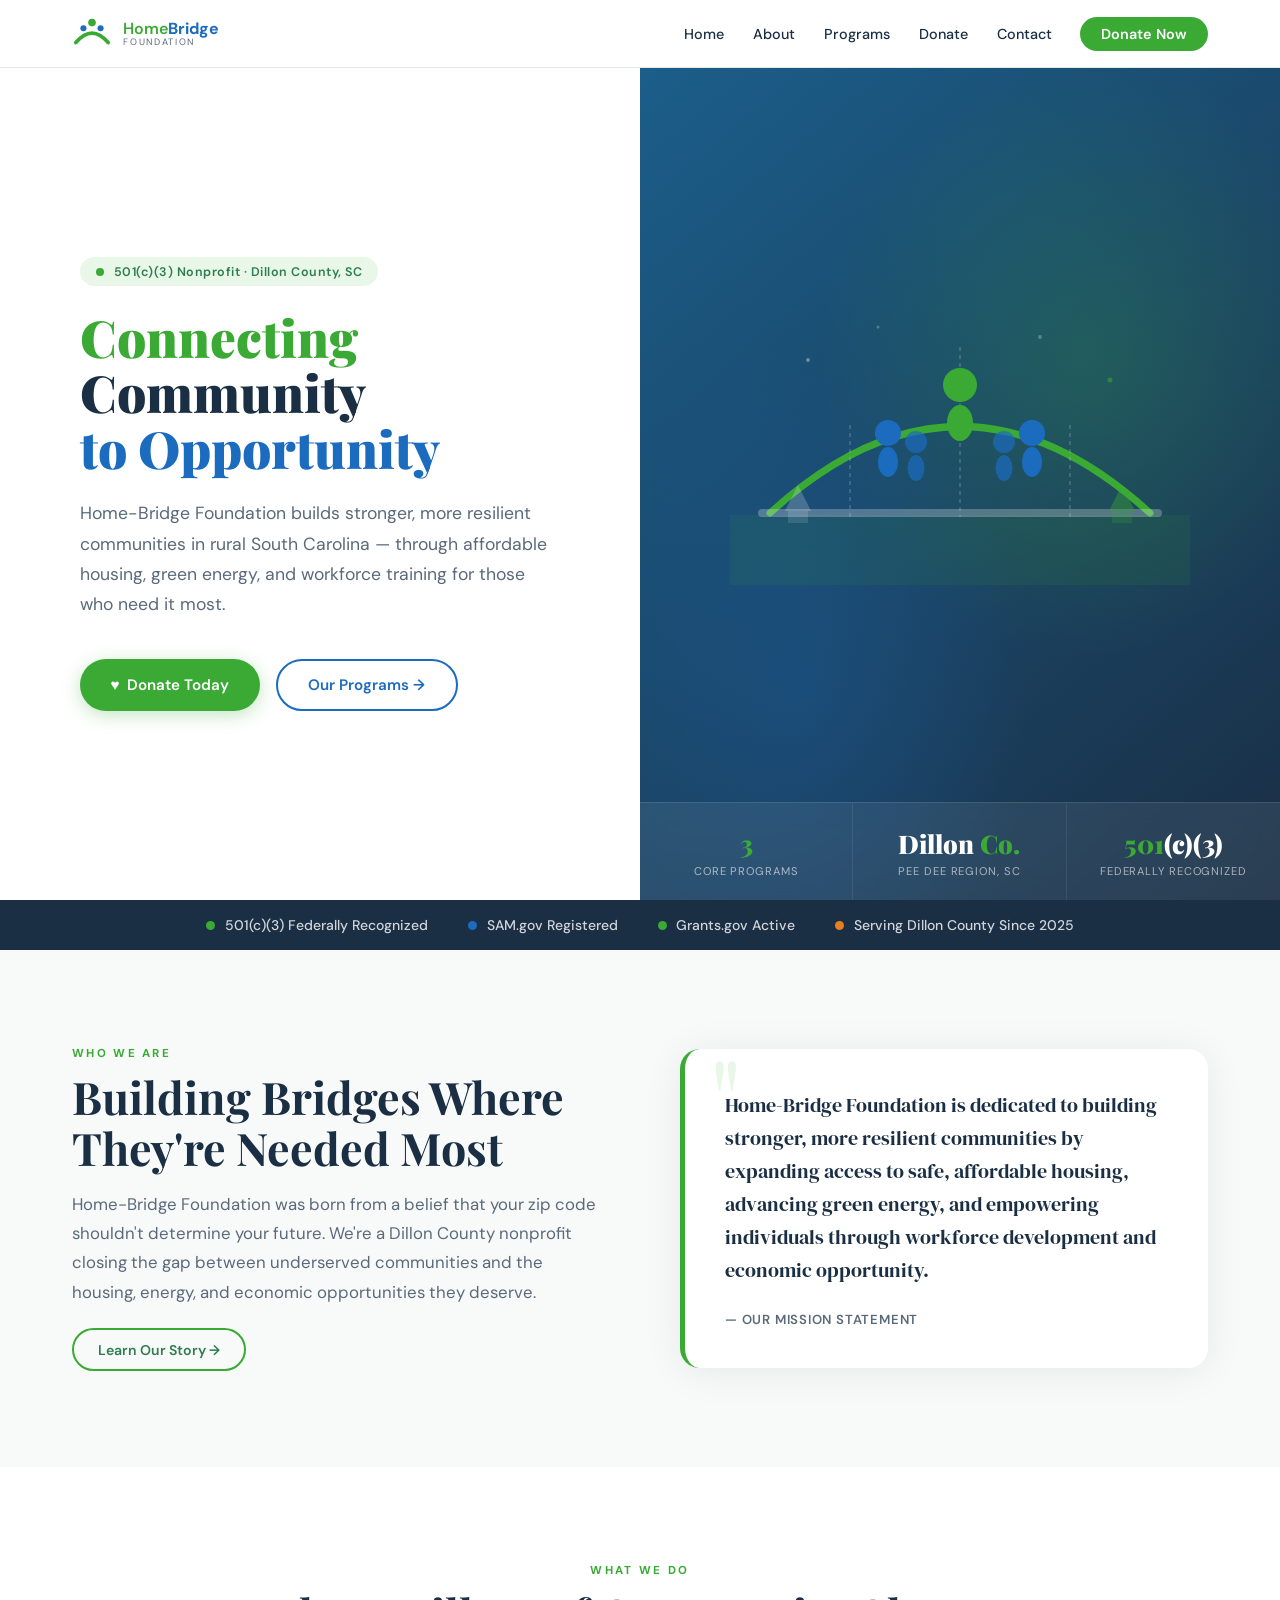
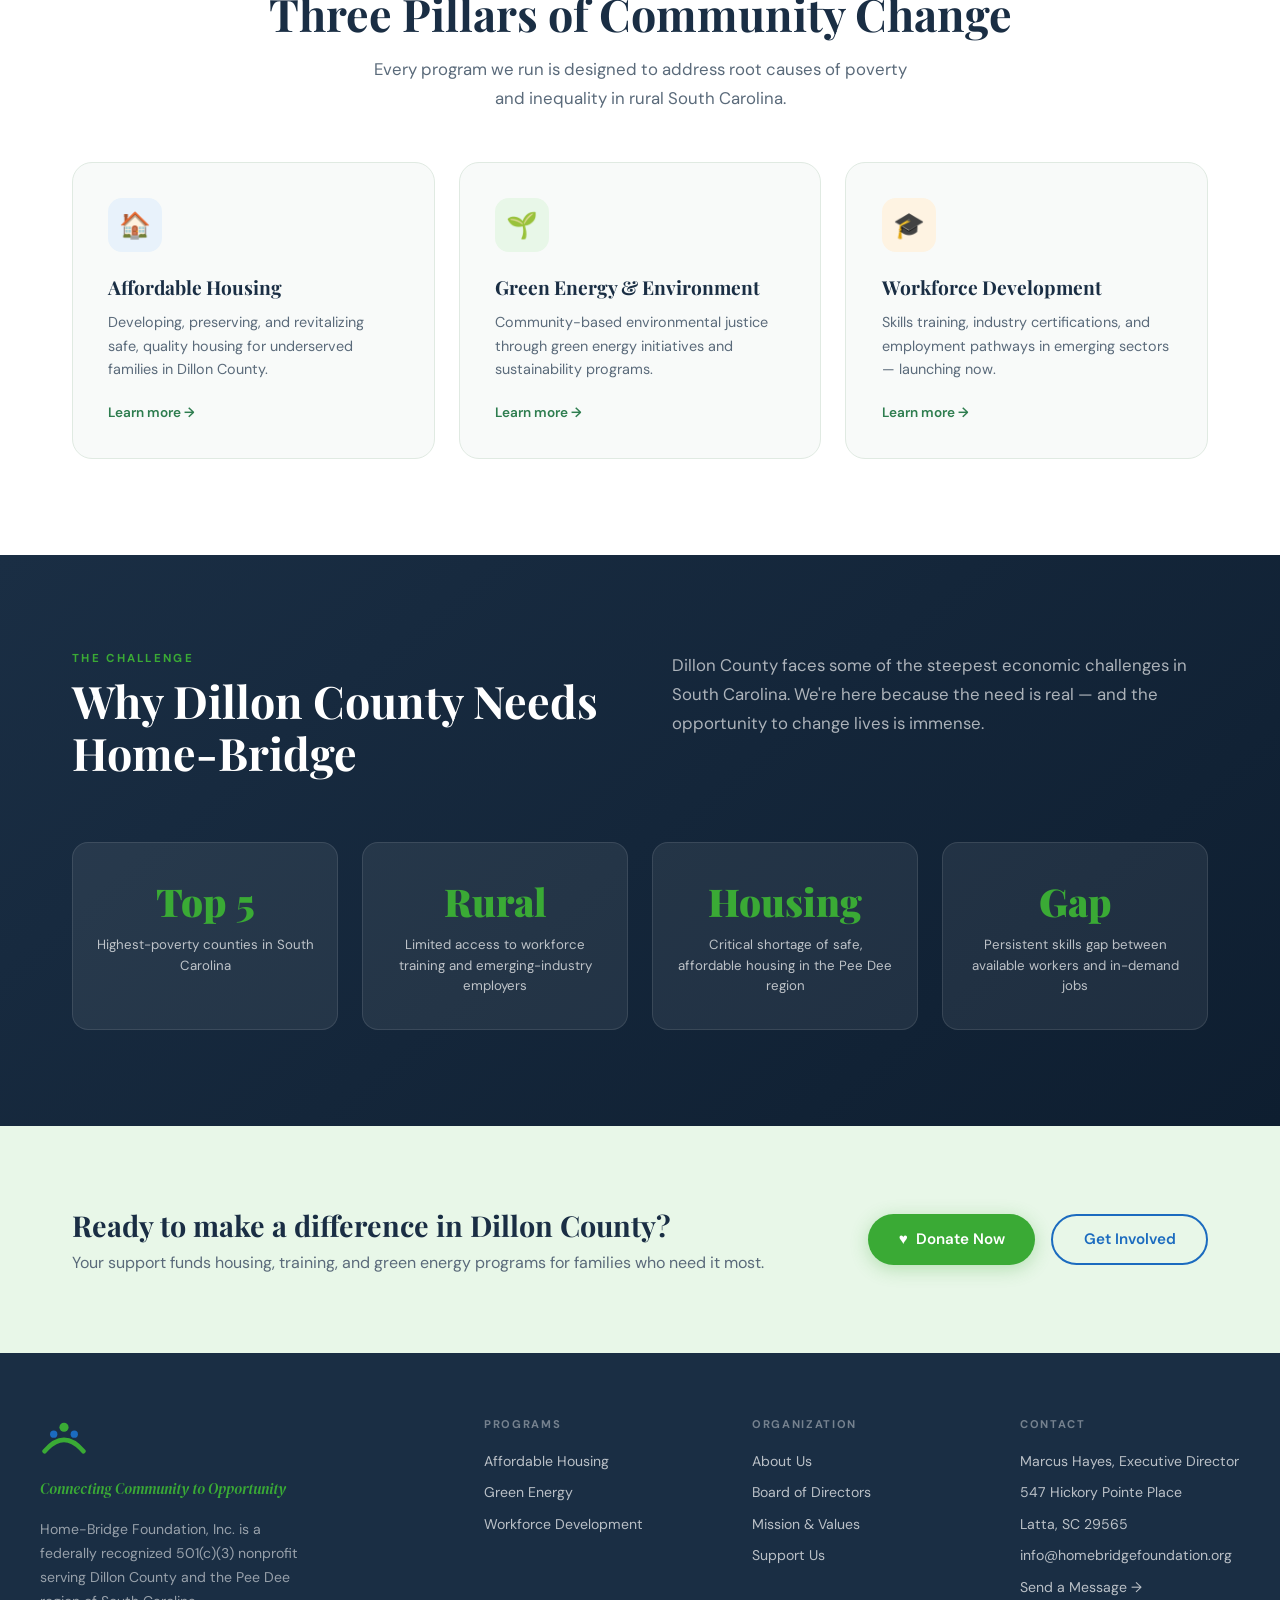
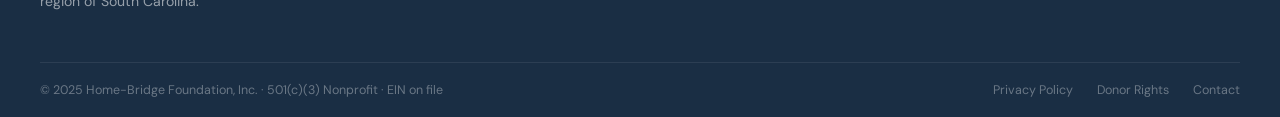
<file: index.html>
<!DOCTYPE html>
<html lang="en">
<head>
<meta charset="UTF-8">
<meta name="viewport" content="width=device-width, initial-scale=1.0">
<meta name="description" content="Home-Bridge Foundation — Connecting Community to Opportunity in Dillon County, SC. Affordable housing, green energy, and workforce development.">
<title>Home-Bridge Foundation | Connecting Community to Opportunity</title>
<style>
@import url('https://fonts.googleapis.com/css2?family=Playfair+Display:wght@700;900&family=DM+Sans:ital,wght@0,300;0,400;0,500;0,600;1,400&family=DM+Serif+Display:ital@0;1&display=swap');

:root {
  --green:        #3aaa35;
  --green-dark:   #2e7d4f;
  --green-light:  #e8f7e8;
  --blue:         #1b6bbf;
  --blue-dark:    #1B5E8A;
  --blue-light:   #e8f2fb;
  --navy:         #1a2e44;
  --text:         #1a2e44;
  --muted:        #5a6a7a;
  --white:        #ffffff;
  --off-white:    #f8faf9;
  --border:       #e0eae2;
  --orange:       #e67e22;
  --orange-light: #fef3e2;
}

*, *::before, *::after { box-sizing: border-box; margin: 0; padding: 0; }
html { scroll-behavior: smooth; font-size: 16px; }
body { font-family: 'DM Sans', sans-serif; color: var(--text); background: var(--white); overflow-x: hidden; }
img { max-width: 100%; display: block; }
a { color: inherit; }

/* ── UTILITIES ─────────────────────────────── */
.container { max-width: 1200px; margin: 0 auto; padding: 0 2rem; }
.section-label { font-size: 0.72rem; font-weight: 700; text-transform: uppercase; letter-spacing: 0.2em; color: var(--green); margin-bottom: 0.6rem; }
.section-title  { font-family: 'Playfair Display', serif; font-size: clamp(1.8rem, 3.5vw, 2.8rem); font-weight: 700; color: var(--navy); line-height: 1.15; margin-bottom: 1rem; }
.section-sub    { font-size: 1.05rem; color: var(--muted); line-height: 1.75; max-width: 560px; }
.text-center    { text-align: center; }
.text-center .section-sub { margin: 0 auto; }

.btn-primary {
  background: var(--green); color: white; border: none;
  padding: 0.85rem 1.9rem; border-radius: 50px;
  font-size: 0.95rem; font-weight: 600; font-family: 'DM Sans', sans-serif;
  cursor: pointer; text-decoration: none;
  display: inline-flex; align-items: center; gap: 0.5rem;
  transition: all 0.25s;
  box-shadow: 0 4px 18px rgba(58,170,53,0.3);
}
.btn-primary:hover { background: var(--green-dark); transform: translateY(-2px); box-shadow: 0 8px 28px rgba(58,170,53,0.4); }

.btn-secondary {
  background: transparent; color: var(--blue); border: 2px solid var(--blue);
  padding: 0.85rem 1.9rem; border-radius: 50px;
  font-size: 0.95rem; font-weight: 600; font-family: 'DM Sans', sans-serif;
  cursor: pointer; text-decoration: none;
  display: inline-flex; align-items: center; gap: 0.5rem;
  transition: all 0.25s;
}
.btn-secondary:hover { background: var(--blue); color: white; transform: translateY(-2px); }

.btn-outline {
  border: 2px solid var(--green); color: var(--green-dark);
  padding: 0.65rem 1.5rem; border-radius: 50px;
  font-size: 0.88rem; font-weight: 600; font-family: 'DM Sans', sans-serif;
  text-decoration: none; display: inline-block;
  transition: all 0.2s;
}
.btn-outline:hover { background: var(--green); color: white; }

/* ── NAV ───────────────────────────────────── */
.nav {
  position: fixed; top: 0; left: 0; right: 0; z-index: 200;
  background: rgba(255,255,255,0.96); backdrop-filter: blur(14px);
  border-bottom: 1px solid var(--border);
  height: 68px;
}
.nav-inner {
  max-width: 1200px; margin: 0 auto; padding: 0 2rem;
  height: 100%; display: flex; align-items: center; justify-content: space-between;
}
.nav-logo { display: flex; align-items: center; gap: 0.7rem; text-decoration: none; }
.nav-logo-text { display: flex; flex-direction: column; line-height: 1.1; }
.nav-logo-text .top { font-size: 1rem; font-weight: 600; }
.nav-logo-text .top em  { color: var(--green); font-style: normal; }
.nav-logo-text .top strong { color: var(--blue); }
.nav-logo-text .sub { font-size: 0.58rem; letter-spacing: 0.18em; text-transform: uppercase; color: var(--muted); }
.nav-links { display: flex; align-items: center; gap: 1.8rem; list-style: none; }
.nav-links a { text-decoration: none; color: var(--text); font-size: 0.9rem; font-weight: 500; transition: color 0.2s; }
.nav-links a:hover, .nav-links a.active { color: var(--green); }
.nav-donate { background: var(--green); color: white !important; padding: 0.5rem 1.3rem; border-radius: 50px; font-weight: 600 !important; transition: background 0.2s !important; }
.nav-donate:hover { background: var(--green-dark) !important; }

.hamburger { display: none; flex-direction: column; gap: 5px; background: none; border: none; cursor: pointer; padding: 4px; }
.hamburger span { display: block; width: 24px; height: 2px; background: var(--navy); border-radius: 2px; transition: all 0.3s; }

.mobile-menu {
  display: none; position: fixed; top: 68px; left: 0; right: 0;
  background: white; border-bottom: 1px solid var(--border);
  padding: 1.5rem 2rem; z-index: 199;
  flex-direction: column; gap: 1rem;
}
.mobile-menu.open { display: flex; }
.mobile-menu a { text-decoration: none; color: var(--text); font-weight: 500; font-size: 1rem; padding: 0.5rem 0; border-bottom: 1px solid var(--border); }

/* ── PAGE HERO (inner pages) ───────────────── */
.page-hero {
  padding-top: 68px;
  background: linear-gradient(135deg, var(--navy) 0%, #0f2035 100%);
  position: relative; overflow: hidden;
  padding-bottom: 4rem;
}
.page-hero::before {
  content: ''; position: absolute; inset: 0;
  background: radial-gradient(ellipse 60% 80% at 10% 60%, rgba(58,170,53,0.18) 0%, transparent 60%),
              radial-gradient(ellipse 50% 60% at 90% 20%, rgba(27,107,191,0.2) 0%, transparent 60%);
}
.page-hero-inner { position: relative; z-index: 1; padding: 4rem 2rem 2rem; max-width: 1200px; margin: 0 auto; }
.page-hero h1 { font-family: 'Playfair Display', serif; font-size: clamp(2rem, 4vw, 3.2rem); color: white; font-weight: 900; margin-bottom: 1rem; }
.page-hero p  { font-size: 1.1rem; color: rgba(255,255,255,0.75); max-width: 560px; line-height: 1.7; }
.breadcrumb   { display: flex; gap: 0.5rem; align-items: center; margin-bottom: 1.5rem; }
.breadcrumb a, .breadcrumb span { font-size: 0.82rem; color: rgba(255,255,255,0.55); text-decoration: none; }
.breadcrumb a:hover { color: var(--green); }
.breadcrumb .sep { color: rgba(255,255,255,0.3); }

/* ── FOOTER ────────────────────────────────── */
.footer {
  background: var(--navy); color: white;
  padding: 4rem 2rem 0;
}
.footer-grid {
  max-width: 1200px; margin: 0 auto;
  display: grid; grid-template-columns: 1.8fr 1fr 1fr 1fr; gap: 3rem;
  padding-bottom: 3rem; border-bottom: 1px solid rgba(255,255,255,0.08);
}
.footer-brand p { font-size: 0.88rem; color: rgba(255,255,255,0.55); line-height: 1.7; margin-top: 1rem; max-width: 260px; }
.footer-brand .tagline { font-family: 'DM Serif Display', serif; font-style: italic; color: var(--green); font-size: 0.95rem; margin-top: 0.4rem; }
.footer-col h4 { font-size: 0.7rem; font-weight: 700; text-transform: uppercase; letter-spacing: 0.15em; color: rgba(255,255,255,0.4); margin-bottom: 1.2rem; }
.footer-col ul { list-style: none; display: flex; flex-direction: column; gap: 0.65rem; }
.footer-col ul li a, .footer-col ul li span { color: rgba(255,255,255,0.7); text-decoration: none; font-size: 0.88rem; transition: color 0.2s; }
.footer-col ul li a:hover { color: var(--green); }
.footer-bottom { max-width: 1200px; margin: 0 auto; padding: 1.2rem 0; display: flex; justify-content: space-between; align-items: center; }
.footer-bottom p, .footer-bottom a { font-size: 0.78rem; color: rgba(255,255,255,0.35); text-decoration: none; }
.footer-bottom a:hover { color: var(--green); }
.footer-bottom-links { display: flex; gap: 1.5rem; }

/* ── SCROLL REVEAL ─────────────────────────── */
.reveal { opacity: 0; transform: translateY(28px); transition: opacity 0.65s ease, transform 0.65s ease; }
.reveal.visible { opacity: 1; transform: translateY(0); }

/* ── RESPONSIVE ────────────────────────────── */
@media (max-width: 960px) {
  .nav-links { display: none; }
  .hamburger { display: flex; }
  .footer-grid { grid-template-columns: 1fr 1fr; gap: 2rem; }
}
@media (max-width: 640px) {
  .footer-grid { grid-template-columns: 1fr; }
  .footer-bottom { flex-direction: column; gap: 0.5rem; text-align: center; }
}

</style>
<style>
/* ── HERO ───────────────────────────────────────────── */
.hero {
  min-height: 100vh; padding-top: 68px;
  display: grid; grid-template-columns: 1fr 1fr;
  overflow: hidden;
}
.hero-left {
  display: flex; flex-direction: column; justify-content: center;
  padding: 5rem 3rem 5rem 5rem;
  animation: fadeUp 0.7s ease both;
}
.hero-badge {
  display: inline-flex; align-items: center; gap: 0.6rem;
  background: var(--green-light); color: var(--green-dark);
  padding: 0.4rem 1rem; border-radius: 50px;
  font-size: 0.78rem; font-weight: 600; letter-spacing: 0.04em;
  margin-bottom: 1.5rem; width: fit-content;
}
.pulse-dot {
  width: 8px; height: 8px; background: var(--green); border-radius: 50%;
  animation: pulse 2s ease infinite;
}
@keyframes pulse { 0%,100%{opacity:1;transform:scale(1)} 50%{opacity:.5;transform:scale(1.4)} }

.hero h1 {
  font-family: 'Playfair Display', serif;
  font-size: clamp(2.6rem, 4vw, 4rem); font-weight: 900;
  line-height: 1.08; color: var(--navy); margin-bottom: 1.4rem;
}
.hero h1 .green { color: var(--green); }
.hero h1 .blue  { color: var(--blue); }
.hero-sub { font-size: 1.1rem; color: var(--muted); line-height: 1.72; max-width: 480px; margin-bottom: 2.5rem; }
.hero-actions { display: flex; gap: 1rem; flex-wrap: wrap; }

.hero-right {
  background: linear-gradient(140deg, var(--blue-dark) 0%, var(--navy) 100%);
  position: relative; overflow: hidden; display: flex; flex-direction: column;
}
.hero-bg-glow {
  position: absolute; inset: 0;
  background: radial-gradient(ellipse 70% 60% at 70% 35%, rgba(58,170,53,.22) 0%, transparent 60%),
              radial-gradient(ellipse 60% 70% at 25% 75%, rgba(27,107,191,.25) 0%, transparent 60%);
}
.hero-art {
  flex: 1; display: flex; align-items: center; justify-content: center;
  padding: 3rem; position: relative; z-index: 1;
  animation: fadeUp 0.8s 0.15s ease both;
}
.hero-art svg { width: 100%; max-width: 460px; }
.hero-stats {
  display: grid; grid-template-columns: repeat(3,1fr);
  background: rgba(255,255,255,.08); backdrop-filter: blur(10px);
  border-top: 1px solid rgba(255,255,255,.1);
  position: relative; z-index: 1;
}
.hero-stat { padding: 1.4rem 1rem; text-align: center; border-right: 1px solid rgba(255,255,255,.08); }
.hero-stat:last-child { border-right: none; }
.stat-num { font-family: 'Playfair Display', serif; font-size: 1.6rem; font-weight: 900; color: white; }
.stat-num span { color: var(--green); }
.stat-label { font-size: 0.7rem; color: rgba(255,255,255,.6); text-transform: uppercase; letter-spacing: .08em; margin-top: .25rem; }

@keyframes fadeUp { from{opacity:0;transform:translateY(24px)} to{opacity:1;transform:translateY(0)} }

/* ── CRED BAND ──────────────────────────────────────── */
.cred-band { background: var(--navy); padding: 1rem 0; }
.cred-items { display: flex; align-items: center; justify-content: center; gap: 2.5rem; flex-wrap: wrap; }
.cred-item { display: flex; align-items: center; gap: .6rem; color: rgba(255,255,255,.8); font-size: .875rem; font-weight: 500; }
.cred-dot { width: 9px; height: 9px; border-radius: 50%; flex-shrink: 0; }
.cred-dot.green  { background: var(--green); }
.cred-dot.blue   { background: var(--blue); }
.cred-dot.orange { background: var(--orange); }

/* ── MISSION SNAP ───────────────────────────────────── */
.mission-snap { padding: 6rem 0; background: var(--off-white); }
.mission-grid { display: grid; grid-template-columns: 1fr 1fr; gap: 5rem; align-items: center; }
.mission-quote {
  background: white; border-radius: 20px; border-left: 5px solid var(--green);
  padding: 2.5rem; box-shadow: 0 4px 40px rgba(0,0,0,.07); position: relative;
}
.quote-mark {
  font-family: 'Playfair Display', serif; font-size: 7rem; line-height: 0;
  color: var(--green-light); position: absolute; top: 3rem; left: 1.5rem;
}
.mission-quote p { font-family: 'DM Serif Display', serif; font-size: 1.25rem; line-height: 1.65; color: var(--navy); position: relative; z-index: 1; }
.quote-attr { margin-top: 1.5rem; font-size: .82rem; color: var(--muted); font-weight: 600; text-transform: uppercase; letter-spacing: .06em; }

/* ── PROGRAMS OVERVIEW ──────────────────────────────── */
.programs-overview { padding: 6rem 0; background: white; }
.programs-grid { display: grid; grid-template-columns: repeat(3,1fr); gap: 1.5rem; margin-top: 3rem; }
.prog-card {
  background: var(--off-white); border: 1px solid var(--border); border-radius: 20px;
  padding: 2.2rem; transition: all .3s; position: relative; overflow: hidden;
}
.prog-card::after {
  content: ''; position: absolute; bottom: 0; left: 0; right: 0; height: 4px;
  transform: scaleX(0); transform-origin: left; transition: transform .3s;
}
.prog-card[data-color="blue"]::after   { background: var(--blue); }
.prog-card[data-color="green"]::after  { background: var(--green); }
.prog-card[data-color="orange"]::after { background: var(--orange); }
.prog-card:hover { transform: translateY(-6px); box-shadow: 0 16px 50px rgba(0,0,0,.09); }
.prog-card:hover::after { transform: scaleX(1); }
.prog-icon { width: 54px; height: 54px; border-radius: 14px; display: flex; align-items: center; justify-content: center; font-size: 1.6rem; margin-bottom: 1.4rem; }
.prog-icon.blue-bg   { background: var(--blue-light); }
.prog-icon.green-bg  { background: var(--green-light); }
.prog-icon.orange-bg { background: var(--orange-light); }
.prog-card h3 { font-family: 'Playfair Display', serif; font-size: 1.2rem; font-weight: 700; color: var(--navy); margin-bottom: .65rem; }
.prog-card p  { font-size: .9rem; color: var(--muted); line-height: 1.65; margin-bottom: 1.2rem; }
.prog-link { font-size: .85rem; font-weight: 600; color: var(--green-dark); text-decoration: none; }
.prog-link:hover { text-decoration: underline; }

/* ── NEED SECTION ───────────────────────────────────── */
.need-section {
  padding: 6rem 0;
  background: linear-gradient(140deg, var(--navy) 0%, #0e1e30 100%); position: relative;
}
.need-header { display: grid; grid-template-columns: 1fr 1fr; gap: 4rem; margin-bottom: 3rem; }
.need-stats  { display: grid; grid-template-columns: repeat(4,1fr); gap: 1.5rem; }
.need-stat {
  background: rgba(255,255,255,.07); border: 1px solid rgba(255,255,255,.1);
  border-radius: 16px; padding: 2rem 1.4rem; text-align: center; transition: background .3s;
}
.need-stat:hover { background: rgba(255,255,255,.12); }
.need-num  { font-family: 'Playfair Display', serif; font-size: 2.4rem; font-weight: 900; color: var(--green); margin-bottom: .5rem; }
.need-desc { font-size: .83rem; color: rgba(255,255,255,.7); line-height: 1.55; }

/* ── CTA BANNER ─────────────────────────────────────── */
.cta-banner { padding: 5rem 0; background: var(--green-light); }
.cta-inner  { display: flex; align-items: center; justify-content: space-between; gap: 3rem; flex-wrap: wrap; }
.cta-inner h2 { font-family: 'Playfair Display', serif; font-size: 1.8rem; color: var(--navy); margin-bottom: .5rem; }
.cta-inner p  { color: var(--muted); font-size: 1rem; }
.cta-buttons  { display: flex; gap: 1rem; flex-shrink: 0; flex-wrap: wrap; }

/* ── RESPONSIVE ─────────────────────────────────────── */
@media(max-width:960px) {
  .hero { grid-template-columns: 1fr; }
  .hero-left { padding: 3rem 2rem; }
  .hero-right { min-height: 340px; }
  .mission-grid { grid-template-columns: 1fr; gap: 2.5rem; }
  .programs-grid { grid-template-columns: 1fr; }
  .need-header { grid-template-columns: 1fr; gap: 1.5rem; }
  .need-stats  { grid-template-columns: repeat(2,1fr); }
  .cta-inner   { flex-direction: column; }
  .mission-snap, .programs-overview, .need-section, .cta-banner { padding: 4rem 0; }
}

</style>
</head>
<body>

<div id="nav-placeholder"></div>

<!-- HERO -->
<section class="hero">
  <div class="hero-left">
    <div class="hero-badge">
      <span class="pulse-dot"></span>
      501(c)(3) Nonprofit · Dillon County, SC
    </div>
    <h1>
      <span class="green">Connecting</span><br>
      Community<br>
      <span class="blue">to Opportunity</span>
    </h1>
    <p class="hero-sub">
      Home-Bridge Foundation builds stronger, more resilient communities in rural South Carolina — through affordable housing, green energy, and workforce training for those who need it most.
    </p>
    <div class="hero-actions">
      <a href="donate.html" class="btn-primary">♥ &nbsp;Donate Today</a>
      <a href="programs.html" class="btn-secondary">Our Programs →</a>
    </div>
  </div>
  <div class="hero-right">
    <div class="hero-bg-glow"></div>
    <div class="hero-art">
      <svg viewBox="0 0 460 300" fill="none" xmlns="http://www.w3.org/2000/svg">
        <rect x="0" y="230" width="460" height="70" fill="rgba(58,170,53,0.1)"/>
        <path d="M40 228 Q230 55 420 228" stroke="#3aaa35" stroke-width="7" fill="none" stroke-linecap="round"/>
        <rect x="28" y="224" width="404" height="8" rx="4" fill="rgba(255,255,255,0.25)"/>
        <line x1="120" y1="140" x2="120" y2="232" stroke="rgba(255,255,255,0.15)" stroke-width="2" stroke-dasharray="4 4"/>
        <line x1="230" y1="62"  x2="230" y2="232" stroke="rgba(255,255,255,0.15)" stroke-width="2" stroke-dasharray="4 4"/>
        <line x1="340" y1="140" x2="340" y2="232" stroke="rgba(255,255,255,0.15)" stroke-width="2" stroke-dasharray="4 4"/>
        <circle cx="230" cy="100" r="17" fill="#3aaa35"/>
        <ellipse cx="230" cy="138" rx="13" ry="18" fill="#3aaa35"/>
        <circle cx="158" cy="148" r="13" fill="#1b6bbf"/>
        <ellipse cx="158" cy="177" rx="10" ry="15" fill="#1b6bbf"/>
        <circle cx="186" cy="157" r="11" fill="rgba(27,107,191,0.7)"/>
        <ellipse cx="186" cy="183" rx="8.5" ry="13" fill="rgba(27,107,191,0.7)"/>
        <circle cx="302" cy="148" r="13" fill="#1b6bbf"/>
        <ellipse cx="302" cy="177" rx="10" ry="15" fill="#1b6bbf"/>
        <circle cx="274" cy="157" r="11" fill="rgba(27,107,191,0.7)"/>
        <ellipse cx="274" cy="183" rx="8.5" ry="13" fill="rgba(27,107,191,0.7)"/>
        <polygon points="55,226 68,200 81,226" fill="rgba(255,255,255,0.2)"/>
        <rect x="58" y="226" width="20" height="12" fill="rgba(255,255,255,0.12)"/>
        <polygon points="379,226 392,200 405,226" fill="rgba(58,170,53,0.4)"/>
        <rect x="382" y="226" width="20" height="12" fill="rgba(58,170,53,0.22)"/>
        <circle cx="78"  cy="75"  r="2"   fill="rgba(255,255,255,0.35)"/>
        <circle cx="380" cy="95"  r="2.5" fill="rgba(58,170,53,0.55)"/>
        <circle cx="148" cy="42"  r="1.5" fill="rgba(255,255,255,0.25)"/>
        <circle cx="310" cy="52"  r="2"   fill="rgba(255,255,255,0.25)"/>
      </svg>
    </div>
    <div class="hero-stats">
      <div class="hero-stat">
        <div class="stat-num"><span>3</span></div>
        <div class="stat-label">Core Programs</div>
      </div>
      <div class="hero-stat">
        <div class="stat-num">Dillon <span>Co.</span></div>
        <div class="stat-label">Pee Dee Region, SC</div>
      </div>
      <div class="hero-stat">
        <div class="stat-num"><span>501</span>(c)(3)</div>
        <div class="stat-label">Federally Recognized</div>
      </div>
    </div>
  </div>
</section>

<!-- CREDENTIALS BAND -->
<div class="cred-band">
  <div class="container">
    <div class="cred-items">
      <div class="cred-item"><span class="cred-dot green"></span>501(c)(3) Federally Recognized</div>
      <div class="cred-item"><span class="cred-dot blue"></span>SAM.gov Registered</div>
      <div class="cred-item"><span class="cred-dot green"></span>Grants.gov Active</div>
      <div class="cred-item"><span class="cred-dot orange"></span>Serving Dillon County Since 2025</div>
    </div>
  </div>
</div>

<!-- MISSION SNAPSHOT -->
<section class="mission-snap">
  <div class="container">
    <div class="mission-grid">
      <div class="mission-text">
        <div class="section-label">Who We Are</div>
        <h2 class="section-title">Building Bridges Where They're Needed Most</h2>
        <p class="section-sub">Home-Bridge Foundation was born from a belief that your zip code shouldn't determine your future. We're a Dillon County nonprofit closing the gap between underserved communities and the housing, energy, and economic opportunities they deserve.</p>
        <br>
        <a href="about.html" class="btn-outline">Learn Our Story →</a>
      </div>
      <div class="mission-quote reveal">
        <div class="quote-mark">"</div>
        <p>Home-Bridge Foundation is dedicated to building stronger, more resilient communities by expanding access to safe, affordable housing, advancing green energy, and empowering individuals through workforce development and economic opportunity.</p>
        <div class="quote-attr">— Our Mission Statement</div>
      </div>
    </div>
  </div>
</section>

<!-- PROGRAMS OVERVIEW -->
<section class="programs-overview">
  <div class="container">
    <div class="text-center">
      <div class="section-label">What We Do</div>
      <h2 class="section-title">Three Pillars of Community Change</h2>
      <p class="section-sub">Every program we run is designed to address root causes of poverty and inequality in rural South Carolina.</p>
    </div>
    <div class="programs-grid">
      <div class="prog-card reveal" data-color="blue">
        <div class="prog-icon blue-bg">🏠</div>
        <h3>Affordable Housing</h3>
        <p>Developing, preserving, and revitalizing safe, quality housing for underserved families in Dillon County.</p>
        <a href="programs.html#housing" class="prog-link">Learn more →</a>
      </div>
      <div class="prog-card reveal" data-color="green">
        <div class="prog-icon green-bg">🌱</div>
        <h3>Green Energy & Environment</h3>
        <p>Community-based environmental justice through green energy initiatives and sustainability programs.</p>
        <a href="programs.html#green" class="prog-link">Learn more →</a>
      </div>
      <div class="prog-card reveal" data-color="orange">
        <div class="prog-icon orange-bg">🎓</div>
        <h3>Workforce Development</h3>
        <p>Skills training, industry certifications, and employment pathways in emerging sectors — launching now.</p>
        <a href="programs.html#workforce" class="prog-link">Learn more →</a>
      </div>
    </div>
  </div>
</section>

<!-- NEED SECTION -->
<section class="need-section">
  <div class="container">
    <div class="need-header">
      <div>
        <div class="section-label" style="color:var(--green)">The Challenge</div>
        <h2 class="section-title" style="color:white">Why Dillon County Needs Home-Bridge</h2>
      </div>
      <p class="section-sub" style="color:rgba(255,255,255,0.65)">Dillon County faces some of the steepest economic challenges in South Carolina. We're here because the need is real — and the opportunity to change lives is immense.</p>
    </div>
    <div class="need-stats">
      <div class="need-stat reveal">
        <div class="need-num">Top 5</div>
        <div class="need-desc">Highest-poverty counties in South Carolina</div>
      </div>
      <div class="need-stat reveal">
        <div class="need-num">Rural</div>
        <div class="need-desc">Limited access to workforce training and emerging-industry employers</div>
      </div>
      <div class="need-stat reveal">
        <div class="need-num">Housing</div>
        <div class="need-desc">Critical shortage of safe, affordable housing in the Pee Dee region</div>
      </div>
      <div class="need-stat reveal">
        <div class="need-num">Gap</div>
        <div class="need-desc">Persistent skills gap between available workers and in-demand jobs</div>
      </div>
    </div>
  </div>
</section>

<!-- CTA BANNER -->
<section class="cta-banner">
  <div class="container">
    <div class="cta-inner">
      <div>
        <h2>Ready to make a difference in Dillon County?</h2>
        <p>Your support funds housing, training, and green energy programs for families who need it most.</p>
      </div>
      <div class="cta-buttons">
        <a href="donate.html" class="btn-primary">♥ &nbsp;Donate Now</a>
        <a href="contact.html" class="btn-secondary">Get Involved</a>
      </div>
    </div>
  </div>
</section>

<div id="footer-placeholder"></div>

<script>
// Shared nav HTML — injected by each page
window.NAV_HTML = `
<nav class="nav">
  <div class="nav-inner">
    <a href="index.html" class="nav-logo">
      <svg width="40" height="40" viewBox="0 0 42 42" fill="none">
        <path d="M4 30 Q21 10 38 30" stroke="#3aaa35" stroke-width="4" fill="none" stroke-linecap="round"/>
        <circle cx="21" cy="9" r="4" fill="#3aaa35"/>
        <circle cx="12" cy="15" r="3.2" fill="#1b6bbf"/>
        <circle cx="30" cy="15" r="3.2" fill="#1b6bbf"/>
      </svg>
      <div class="nav-logo-text">
        <span class="top"><em>Home</em><strong>Bridge</strong></span>
        <span class="sub">Foundation</span>
      </div>
    </a>
    <ul class="nav-links">
      <li><a href="index.html">Home</a></li>
      <li><a href="about.html">About</a></li>
      <li><a href="programs.html">Programs</a></li>
      <li><a href="donate.html">Donate</a></li>
      <li><a href="contact.html">Contact</a></li>
      <li><a href="donate.html" class="nav-donate">Donate Now</a></li>
    </ul>
    <button class="hamburger" id="hamburger" aria-label="Menu">
      <span></span><span></span><span></span>
    </button>
  </div>
</nav>
<div class="mobile-menu" id="mobile-menu">
  <a href="index.html">Home</a>
  <a href="about.html">About Us</a>
  <a href="programs.html">Programs</a>
  <a href="donate.html">Donate</a>
  <a href="contact.html">Contact</a>
</div>
`;

window.FOOTER_HTML = `
<footer class="footer">
  <div class="footer-grid">
    <div class="footer-brand">
      <svg width="48" height="48" viewBox="0 0 42 42" fill="none">
        <path d="M4 30 Q21 10 38 30" stroke="#3aaa35" stroke-width="4" fill="none" stroke-linecap="round"/>
        <circle cx="21" cy="9" r="4" fill="#3aaa35"/>
        <circle cx="12" cy="15" r="3.2" fill="#1b6bbf"/>
        <circle cx="30" cy="15" r="3.2" fill="#1b6bbf"/>
      </svg>
      <p class="tagline">Connecting Community to Opportunity</p>
      <p>Home-Bridge Foundation, Inc. is a federally recognized 501(c)(3) nonprofit serving Dillon County and the Pee Dee region of South Carolina.</p>
    </div>
    <div class="footer-col">
      <h4>Programs</h4>
      <ul>
        <li><a href="programs.html#housing">Affordable Housing</a></li>
        <li><a href="programs.html#green">Green Energy</a></li>
        <li><a href="programs.html#workforce">Workforce Development</a></li>
      </ul>
    </div>
    <div class="footer-col">
      <h4>Organization</h4>
      <ul>
        <li><a href="about.html">About Us</a></li>
        <li><a href="about.html#board">Board of Directors</a></li>
        <li><a href="about.html#mission">Mission & Values</a></li>
        <li><a href="donate.html">Support Us</a></li>
      </ul>
    </div>
    <div class="footer-col">
      <h4>Contact</h4>
      <ul>
        <li><span>Marcus Hayes, Executive Director</span></li>
        <li><span>547 Hickory Pointe Place</span></li>
        <li><span>Latta, SC 29565</span></li>
        <li><a href="mailto:info@homebridgefoundation.org">info@homebridgefoundation.org</a></li>
        <li><a href="contact.html">Send a Message →</a></li>
      </ul>
    </div>
  </div>
  <div class="footer-bottom">
    <p>© 2025 Home-Bridge Foundation, Inc. · 501(c)(3) Nonprofit · EIN on file</p>
    <div class="footer-bottom-links">
      <a href="#">Privacy Policy</a>
      <a href="#">Donor Rights</a>
      <a href="contact.html">Contact</a>
    </div>
  </div>
</footer>
`;

// Inject nav + footer
document.addEventListener('DOMContentLoaded', function() {
  const navTarget = document.getElementById('nav-placeholder');
  const footerTarget = document.getElementById('footer-placeholder');
  if (navTarget)    navTarget.outerHTML = window.NAV_HTML;
  if (footerTarget) footerTarget.outerHTML = window.FOOTER_HTML;
});

</script>
<script>
// ── NAV ACTIVE STATE ───────────────────────────────────────────
(function () {
  const path = window.location.pathname.split('/').pop() || 'index.html';
  document.querySelectorAll('.nav-links a').forEach(a => {
    const href = a.getAttribute('href');
    if (href === path || (path === '' && href === 'index.html')) {
      a.classList.add('active');
    }
  });
})();

// ── HAMBURGER MENU ─────────────────────────────────────────────
const hamburger = document.getElementById('hamburger');
const mobileMenu = document.getElementById('mobile-menu');
if (hamburger && mobileMenu) {
  hamburger.addEventListener('click', () => {
    mobileMenu.classList.toggle('open');
  });
}

// ── SCROLL REVEAL ──────────────────────────────────────────────
const observer = new IntersectionObserver((entries) => {
  entries.forEach((entry, i) => {
    if (entry.isIntersecting) {
      setTimeout(() => {
        entry.target.classList.add('visible');
      }, entry.target.dataset.delay || 0);
    }
  });
}, { threshold: 0.1 });

document.querySelectorAll('.reveal').forEach((el, i) => {
  el.dataset.delay = (i % 4) * 80;
  observer.observe(el);
});

// ── SMOOTH SCROLL (anchor links) ───────────────────────────────
document.querySelectorAll('a[href^="#"]').forEach(a => {
  a.addEventListener('click', e => {
    const target = document.querySelector(a.getAttribute('href'));
    if (target) {
      e.preventDefault();
      target.scrollIntoView({ behavior: 'smooth', block: 'start' });
    }
  });
});

// ── DONATE AMOUNT SELECTOR ─────────────────────────────────────
window.selectedAmount = 50;

window.selectAmount = function(btn, amount) {
  document.querySelectorAll('.amount-btn').forEach(b => b.classList.remove('active'));
  btn.classList.add('active');
  window.selectedAmount = amount;
  const custom = document.getElementById('customAmount');
  if (custom) custom.value = '';
};

window.handleDonate = function() {
  const custom = document.getElementById('customAmount');
  const val = custom ? custom.value.replace(/[^0-9.]/g, '') : '';
  const amount = val || window.selectedAmount;
  alert(
    `Thank you for your $${amount} donation!\n\n` +
    `To complete your gift, this button will connect to your payment processor.\n\n` +
    `Recommended FREE options for nonprofits:\n` +
    `• PayPal Giving Fund (paypal.com/us/webapps/mpp/npc-donate-form)\n` +
    `• Network for Good (networkforgood.com)\n` +
    `• Zeffy (zeffy.com — 0% fees)\n\n` +
    `Home-Bridge Foundation is a 501(c)(3). Your donation is tax-deductible.`
  );
};

// ── CONTACT FORM ───────────────────────────────────────────────
const contactForm = document.getElementById('contact-form');
if (contactForm) {
  contactForm.addEventListener('submit', function(e) {
    e.preventDefault();
    const btn = this.querySelector('button[type="submit"]');
    btn.textContent = '✓ Message Sent!';
    btn.style.background = 'var(--green-dark)';
    setTimeout(() => {
      btn.textContent = 'Send Message';
      btn.style.background = '';
      this.reset();
    }, 3000);
  });
}

</script>
</body>
</html>
</file>
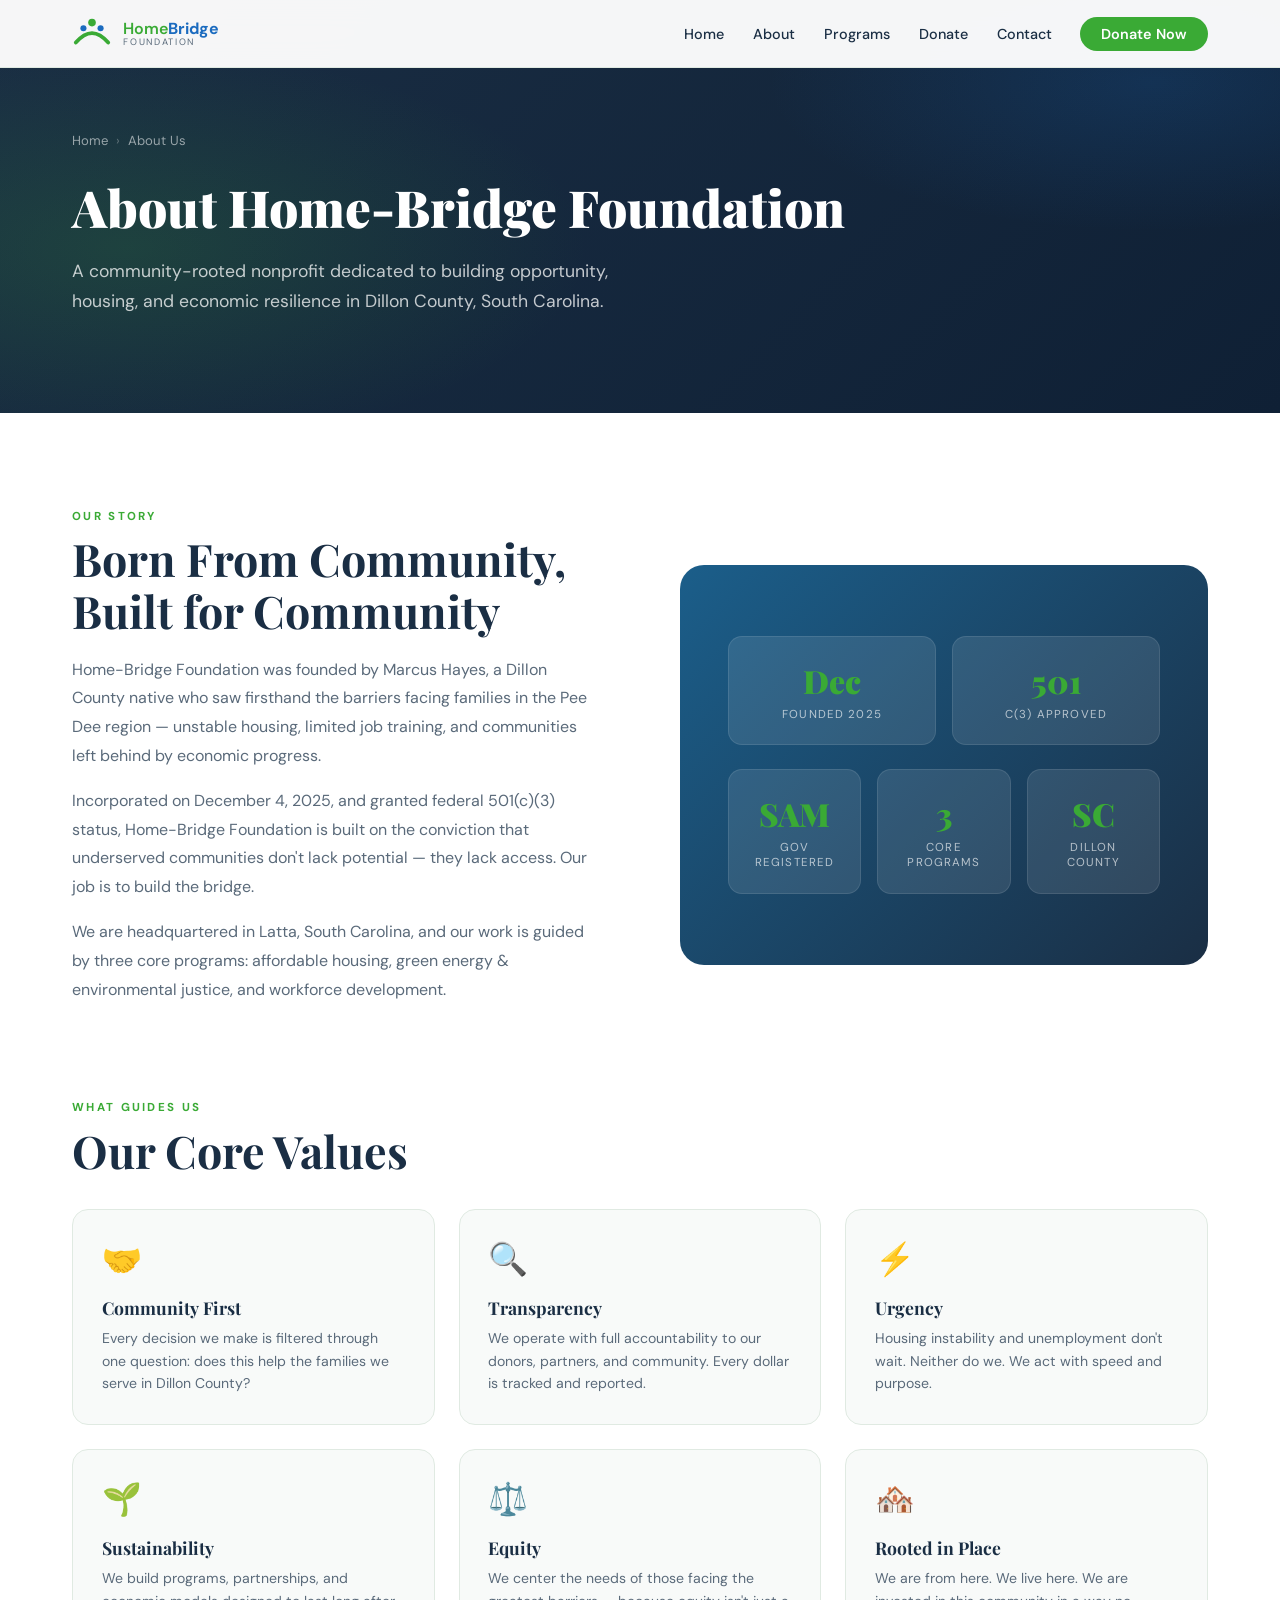
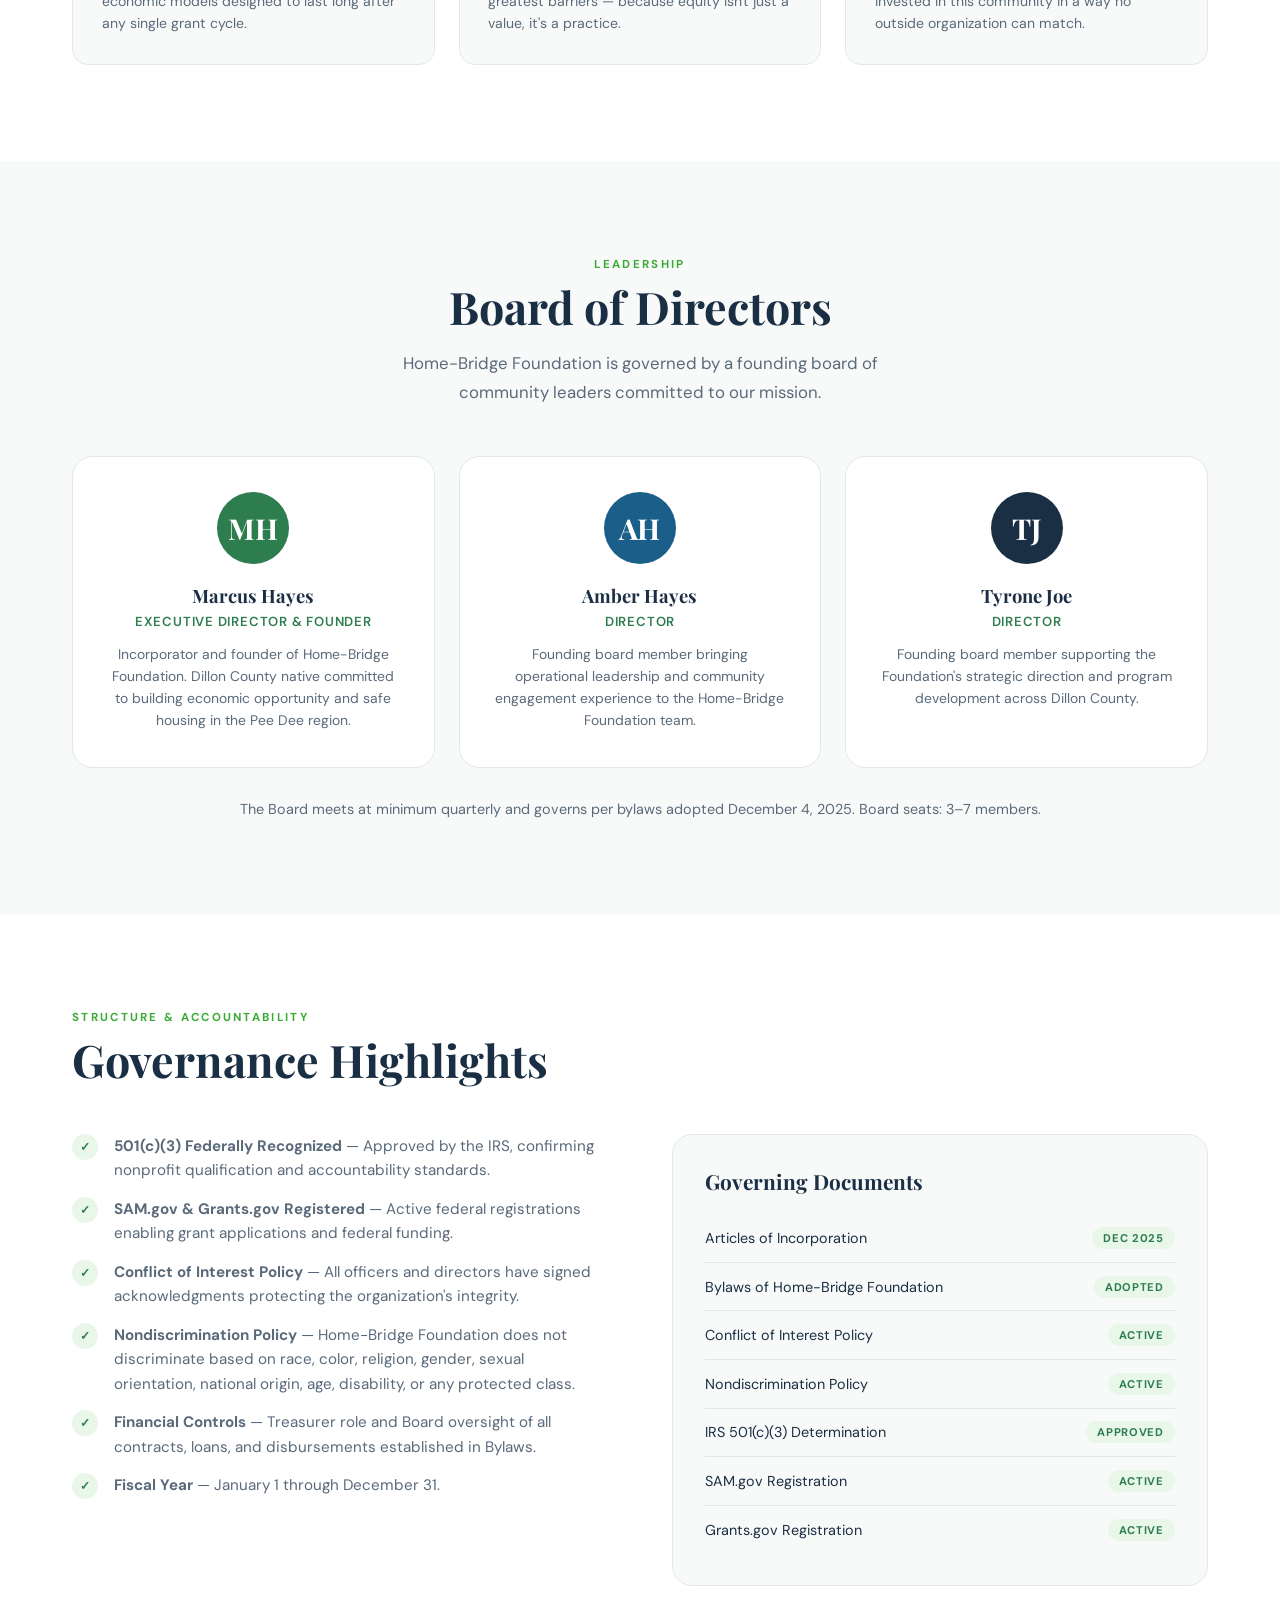
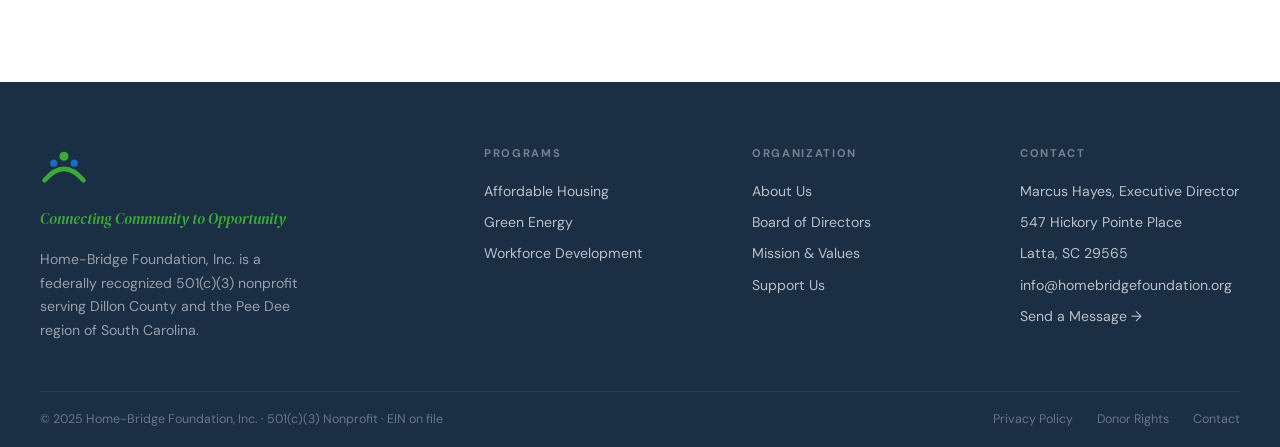
<file: about.html>
<!DOCTYPE html>
<html lang="en">
<head>
<meta charset="UTF-8">
<meta name="viewport" content="width=device-width, initial-scale=1.0">
<meta name="description" content="About Home-Bridge Foundation — our mission, story, board of directors, and values.">
<title>About Us | Home-Bridge Foundation</title>
<style>
@import url('https://fonts.googleapis.com/css2?family=Playfair+Display:wght@700;900&family=DM+Sans:ital,wght@0,300;0,400;0,500;0,600;1,400&family=DM+Serif+Display:ital@0;1&display=swap');

:root {
  --green:        #3aaa35;
  --green-dark:   #2e7d4f;
  --green-light:  #e8f7e8;
  --blue:         #1b6bbf;
  --blue-dark:    #1B5E8A;
  --blue-light:   #e8f2fb;
  --navy:         #1a2e44;
  --text:         #1a2e44;
  --muted:        #5a6a7a;
  --white:        #ffffff;
  --off-white:    #f8faf9;
  --border:       #e0eae2;
  --orange:       #e67e22;
  --orange-light: #fef3e2;
}

*, *::before, *::after { box-sizing: border-box; margin: 0; padding: 0; }
html { scroll-behavior: smooth; font-size: 16px; }
body { font-family: 'DM Sans', sans-serif; color: var(--text); background: var(--white); overflow-x: hidden; }
img { max-width: 100%; display: block; }
a { color: inherit; }

/* ── UTILITIES ─────────────────────────────── */
.container { max-width: 1200px; margin: 0 auto; padding: 0 2rem; }
.section-label { font-size: 0.72rem; font-weight: 700; text-transform: uppercase; letter-spacing: 0.2em; color: var(--green); margin-bottom: 0.6rem; }
.section-title  { font-family: 'Playfair Display', serif; font-size: clamp(1.8rem, 3.5vw, 2.8rem); font-weight: 700; color: var(--navy); line-height: 1.15; margin-bottom: 1rem; }
.section-sub    { font-size: 1.05rem; color: var(--muted); line-height: 1.75; max-width: 560px; }
.text-center    { text-align: center; }
.text-center .section-sub { margin: 0 auto; }

.btn-primary {
  background: var(--green); color: white; border: none;
  padding: 0.85rem 1.9rem; border-radius: 50px;
  font-size: 0.95rem; font-weight: 600; font-family: 'DM Sans', sans-serif;
  cursor: pointer; text-decoration: none;
  display: inline-flex; align-items: center; gap: 0.5rem;
  transition: all 0.25s;
  box-shadow: 0 4px 18px rgba(58,170,53,0.3);
}
.btn-primary:hover { background: var(--green-dark); transform: translateY(-2px); box-shadow: 0 8px 28px rgba(58,170,53,0.4); }

.btn-secondary {
  background: transparent; color: var(--blue); border: 2px solid var(--blue);
  padding: 0.85rem 1.9rem; border-radius: 50px;
  font-size: 0.95rem; font-weight: 600; font-family: 'DM Sans', sans-serif;
  cursor: pointer; text-decoration: none;
  display: inline-flex; align-items: center; gap: 0.5rem;
  transition: all 0.25s;
}
.btn-secondary:hover { background: var(--blue); color: white; transform: translateY(-2px); }

.btn-outline {
  border: 2px solid var(--green); color: var(--green-dark);
  padding: 0.65rem 1.5rem; border-radius: 50px;
  font-size: 0.88rem; font-weight: 600; font-family: 'DM Sans', sans-serif;
  text-decoration: none; display: inline-block;
  transition: all 0.2s;
}
.btn-outline:hover { background: var(--green); color: white; }

/* ── NAV ───────────────────────────────────── */
.nav {
  position: fixed; top: 0; left: 0; right: 0; z-index: 200;
  background: rgba(255,255,255,0.96); backdrop-filter: blur(14px);
  border-bottom: 1px solid var(--border);
  height: 68px;
}
.nav-inner {
  max-width: 1200px; margin: 0 auto; padding: 0 2rem;
  height: 100%; display: flex; align-items: center; justify-content: space-between;
}
.nav-logo { display: flex; align-items: center; gap: 0.7rem; text-decoration: none; }
.nav-logo-text { display: flex; flex-direction: column; line-height: 1.1; }
.nav-logo-text .top { font-size: 1rem; font-weight: 600; }
.nav-logo-text .top em  { color: var(--green); font-style: normal; }
.nav-logo-text .top strong { color: var(--blue); }
.nav-logo-text .sub { font-size: 0.58rem; letter-spacing: 0.18em; text-transform: uppercase; color: var(--muted); }
.nav-links { display: flex; align-items: center; gap: 1.8rem; list-style: none; }
.nav-links a { text-decoration: none; color: var(--text); font-size: 0.9rem; font-weight: 500; transition: color 0.2s; }
.nav-links a:hover, .nav-links a.active { color: var(--green); }
.nav-donate { background: var(--green); color: white !important; padding: 0.5rem 1.3rem; border-radius: 50px; font-weight: 600 !important; transition: background 0.2s !important; }
.nav-donate:hover { background: var(--green-dark) !important; }

.hamburger { display: none; flex-direction: column; gap: 5px; background: none; border: none; cursor: pointer; padding: 4px; }
.hamburger span { display: block; width: 24px; height: 2px; background: var(--navy); border-radius: 2px; transition: all 0.3s; }

.mobile-menu {
  display: none; position: fixed; top: 68px; left: 0; right: 0;
  background: white; border-bottom: 1px solid var(--border);
  padding: 1.5rem 2rem; z-index: 199;
  flex-direction: column; gap: 1rem;
}
.mobile-menu.open { display: flex; }
.mobile-menu a { text-decoration: none; color: var(--text); font-weight: 500; font-size: 1rem; padding: 0.5rem 0; border-bottom: 1px solid var(--border); }

/* ── PAGE HERO (inner pages) ───────────────── */
.page-hero {
  padding-top: 68px;
  background: linear-gradient(135deg, var(--navy) 0%, #0f2035 100%);
  position: relative; overflow: hidden;
  padding-bottom: 4rem;
}
.page-hero::before {
  content: ''; position: absolute; inset: 0;
  background: radial-gradient(ellipse 60% 80% at 10% 60%, rgba(58,170,53,0.18) 0%, transparent 60%),
              radial-gradient(ellipse 50% 60% at 90% 20%, rgba(27,107,191,0.2) 0%, transparent 60%);
}
.page-hero-inner { position: relative; z-index: 1; padding: 4rem 2rem 2rem; max-width: 1200px; margin: 0 auto; }
.page-hero h1 { font-family: 'Playfair Display', serif; font-size: clamp(2rem, 4vw, 3.2rem); color: white; font-weight: 900; margin-bottom: 1rem; }
.page-hero p  { font-size: 1.1rem; color: rgba(255,255,255,0.75); max-width: 560px; line-height: 1.7; }
.breadcrumb   { display: flex; gap: 0.5rem; align-items: center; margin-bottom: 1.5rem; }
.breadcrumb a, .breadcrumb span { font-size: 0.82rem; color: rgba(255,255,255,0.55); text-decoration: none; }
.breadcrumb a:hover { color: var(--green); }
.breadcrumb .sep { color: rgba(255,255,255,0.3); }

/* ── FOOTER ────────────────────────────────── */
.footer {
  background: var(--navy); color: white;
  padding: 4rem 2rem 0;
}
.footer-grid {
  max-width: 1200px; margin: 0 auto;
  display: grid; grid-template-columns: 1.8fr 1fr 1fr 1fr; gap: 3rem;
  padding-bottom: 3rem; border-bottom: 1px solid rgba(255,255,255,0.08);
}
.footer-brand p { font-size: 0.88rem; color: rgba(255,255,255,0.55); line-height: 1.7; margin-top: 1rem; max-width: 260px; }
.footer-brand .tagline { font-family: 'DM Serif Display', serif; font-style: italic; color: var(--green); font-size: 0.95rem; margin-top: 0.4rem; }
.footer-col h4 { font-size: 0.7rem; font-weight: 700; text-transform: uppercase; letter-spacing: 0.15em; color: rgba(255,255,255,0.4); margin-bottom: 1.2rem; }
.footer-col ul { list-style: none; display: flex; flex-direction: column; gap: 0.65rem; }
.footer-col ul li a, .footer-col ul li span { color: rgba(255,255,255,0.7); text-decoration: none; font-size: 0.88rem; transition: color 0.2s; }
.footer-col ul li a:hover { color: var(--green); }
.footer-bottom { max-width: 1200px; margin: 0 auto; padding: 1.2rem 0; display: flex; justify-content: space-between; align-items: center; }
.footer-bottom p, .footer-bottom a { font-size: 0.78rem; color: rgba(255,255,255,0.35); text-decoration: none; }
.footer-bottom a:hover { color: var(--green); }
.footer-bottom-links { display: flex; gap: 1.5rem; }

/* ── SCROLL REVEAL ─────────────────────────── */
.reveal { opacity: 0; transform: translateY(28px); transition: opacity 0.65s ease, transform 0.65s ease; }
.reveal.visible { opacity: 1; transform: translateY(0); }

/* ── RESPONSIVE ────────────────────────────── */
@media (max-width: 960px) {
  .nav-links { display: none; }
  .hamburger { display: flex; }
  .footer-grid { grid-template-columns: 1fr 1fr; gap: 2rem; }
}
@media (max-width: 640px) {
  .footer-grid { grid-template-columns: 1fr; }
  .footer-bottom { flex-direction: column; gap: 0.5rem; text-align: center; }
}

</style>
<style>
  body { padding-top: 0; }
  .about-story { padding: 6rem 0; background: white; }
  .story-grid  { display: grid; grid-template-columns: 1fr 1fr; gap: 5rem; align-items: center; }
  .story-text .section-title { margin-bottom: 1.2rem; }
  .story-text p { font-size: 1rem; color: var(--muted); line-height: 1.8; margin-bottom: 1rem; }
  .values-grid { display: grid; grid-template-columns: repeat(3,1fr); gap: 1.5rem; margin-top: 2rem; }
  .value-card  { background: var(--off-white); border: 1px solid var(--border); border-radius: 16px; padding: 1.8rem; }
  .value-icon  { font-size: 2rem; margin-bottom: 1rem; }
  .value-card h4 { font-family: 'Playfair Display', serif; font-size: 1.1rem; color: var(--navy); margin-bottom: .5rem; }
  .value-card p  { font-size: .88rem; color: var(--muted); line-height: 1.6; }

  .story-visual {
    background: linear-gradient(135deg, var(--blue-dark), var(--navy));
    border-radius: 24px; padding: 3rem; display: flex; flex-direction: column;
    gap: 1.5rem; min-height: 400px; justify-content: center;
  }
  .story-stat-row { display: flex; gap: 1rem; }
  .story-stat-box {
    flex: 1; background: rgba(255,255,255,.1); border-radius: 14px;
    padding: 1.4rem; text-align: center;
    border: 1px solid rgba(255,255,255,.1);
  }
  .story-stat-box .n { font-family: 'Playfair Display', serif; font-size: 2rem; font-weight: 900; color: var(--green); }
  .story-stat-box .l { font-size: .72rem; color: rgba(255,255,255,.65); text-transform: uppercase; letter-spacing: .1em; margin-top: .3rem; }

  /* BOARD */
  .board-section { padding: 6rem 0; background: var(--off-white); }
  .board-grid    { display: grid; grid-template-columns: repeat(3,1fr); gap: 1.5rem; margin-top: 3rem; }
  .board-card {
    background: white; border: 1px solid var(--border); border-radius: 20px;
    padding: 2.2rem; text-align: center; transition: all .3s;
  }
  .board-card:hover { transform: translateY(-4px); box-shadow: 0 12px 40px rgba(0,0,0,.08); }
  .board-avatar {
    width: 72px; height: 72px; border-radius: 50%; margin: 0 auto 1.2rem;
    display: flex; align-items: center; justify-content: center;
    font-family: 'Playfair Display', serif; font-size: 1.8rem; font-weight: 700;
    color: white;
  }
  .board-card h3 { font-family: 'Playfair Display', serif; font-size: 1.15rem; color: var(--navy); margin-bottom: .3rem; }
  .board-card .role { font-size: .82rem; font-weight: 600; color: var(--green-dark); text-transform: uppercase; letter-spacing: .06em; margin-bottom: .8rem; }
  .board-card p { font-size: .87rem; color: var(--muted); line-height: 1.6; }

  /* GOVERNANCE */
  .governance { padding: 6rem 0; background: white; }
  .gov-grid   { display: grid; grid-template-columns: 1fr 1fr; gap: 4rem; margin-top: 3rem; align-items: start; }
  .gov-list   { display: flex; flex-direction: column; gap: .9rem; }
  .gov-item   { display: flex; gap: 1rem; align-items: flex-start; }
  .gov-check  { width: 26px; height: 26px; min-width: 26px; background: var(--green-light); color: var(--green-dark); border-radius: 50%; display: flex; align-items: center; justify-content: center; font-weight: 700; font-size: .75rem; }
  .gov-item p { font-size: .95rem; color: var(--muted); line-height: 1.6; }
  .gov-docs   { background: var(--off-white); border-radius: 20px; padding: 2rem; border: 1px solid var(--border); }
  .gov-docs h3 { font-family: 'Playfair Display', serif; font-size: 1.3rem; color: var(--navy); margin-bottom: 1.2rem; }
  .doc-item   { display: flex; justify-content: space-between; align-items: center; padding: .8rem 0; border-bottom: 1px solid var(--border); font-size: .9rem; }
  .doc-item:last-child { border-bottom: none; }
  .doc-badge  { font-size: .7rem; font-weight: 700; background: var(--green-light); color: var(--green-dark); padding: .25rem .7rem; border-radius: 50px; text-transform: uppercase; letter-spacing: .06em; }

  @media(max-width:960px) {
    .story-grid, .board-grid, .gov-grid { grid-template-columns: 1fr; gap: 2rem; }
    .values-grid { grid-template-columns: 1fr; }
    .about-story, .board-section, .governance { padding: 4rem 0; }
    .story-stat-row { flex-wrap: wrap; }
  }
</style>
</head>
<body>
<div id="nav-placeholder"></div>

<div class="page-hero">
  <div class="page-hero-inner">
    <div class="breadcrumb"><a href="index.html">Home</a><span class="sep">›</span><span>About Us</span></div>
    <h1>About Home-Bridge Foundation</h1>
    <p>A community-rooted nonprofit dedicated to building opportunity, housing, and economic resilience in Dillon County, South Carolina.</p>
  </div>
</div>

<!-- STORY -->
<section class="about-story" id="mission">
  <div class="container">
    <div class="story-grid">
      <div class="story-text">
        <div class="section-label">Our Story</div>
        <h2 class="section-title">Born From Community, Built for Community</h2>
        <p>Home-Bridge Foundation was founded by Marcus Hayes, a Dillon County native who saw firsthand the barriers facing families in the Pee Dee region — unstable housing, limited job training, and communities left behind by economic progress.</p>
        <p>Incorporated on December 4, 2025, and granted federal 501(c)(3) status, Home-Bridge Foundation is built on the conviction that underserved communities don't lack potential — they lack access. Our job is to build the bridge.</p>
        <p>We are headquartered in Latta, South Carolina, and our work is guided by three core programs: affordable housing, green energy &amp; environmental justice, and workforce development.</p>
      </div>
      <div class="story-visual reveal">
        <div class="story-stat-row">
          <div class="story-stat-box"><div class="n">Dec</div><div class="l">Founded 2025</div></div>
          <div class="story-stat-box"><div class="n">501</div><div class="l">c(3) Approved</div></div>
        </div>
        <div class="story-stat-row">
          <div class="story-stat-box"><div class="n">SAM</div><div class="l">Gov Registered</div></div>
          <div class="story-stat-box"><div class="n">3</div><div class="l">Core Programs</div></div>
          <div class="story-stat-box"><div class="n">SC</div><div class="l">Dillon County</div></div>
        </div>
      </div>
    </div>

    <!-- VALUES -->
    <div style="margin-top:5rem">
      <div class="section-label">What Guides Us</div>
      <h2 class="section-title">Our Core Values</h2>
      <div class="values-grid">
        <div class="value-card reveal">
          <div class="value-icon">🤝</div>
          <h4>Community First</h4>
          <p>Every decision we make is filtered through one question: does this help the families we serve in Dillon County?</p>
        </div>
        <div class="value-card reveal">
          <div class="value-icon">🔍</div>
          <h4>Transparency</h4>
          <p>We operate with full accountability to our donors, partners, and community. Every dollar is tracked and reported.</p>
        </div>
        <div class="value-card reveal">
          <div class="value-icon">⚡</div>
          <h4>Urgency</h4>
          <p>Housing instability and unemployment don't wait. Neither do we. We act with speed and purpose.</p>
        </div>
        <div class="value-card reveal">
          <div class="value-icon">🌱</div>
          <h4>Sustainability</h4>
          <p>We build programs, partnerships, and economic models designed to last long after any single grant cycle.</p>
        </div>
        <div class="value-card reveal">
          <div class="value-icon">⚖️</div>
          <h4>Equity</h4>
          <p>We center the needs of those facing the greatest barriers — because equity isn't just a value, it's a practice.</p>
        </div>
        <div class="value-card reveal">
          <div class="value-icon">🏘️</div>
          <h4>Rooted in Place</h4>
          <p>We are from here. We live here. We are invested in this community in a way no outside organization can match.</p>
        </div>
      </div>
    </div>
  </div>
</section>

<!-- BOARD -->
<section class="board-section" id="board">
  <div class="container">
    <div class="text-center">
      <div class="section-label">Leadership</div>
      <h2 class="section-title">Board of Directors</h2>
      <p class="section-sub">Home-Bridge Foundation is governed by a founding board of community leaders committed to our mission.</p>
    </div>
    <div class="board-grid">
      <div class="board-card reveal">
        <div class="board-avatar" style="background: var(--green-dark);">MH</div>
        <h3>Marcus Hayes</h3>
        <div class="role">Executive Director &amp; Founder</div>
        <p>Incorporator and founder of Home-Bridge Foundation. Dillon County native committed to building economic opportunity and safe housing in the Pee Dee region.</p>
      </div>
      <div class="board-card reveal">
        <div class="board-avatar" style="background: var(--blue-dark);">AH</div>
        <h3>Amber Hayes</h3>
        <div class="role">Director</div>
        <p>Founding board member bringing operational leadership and community engagement experience to the Home-Bridge Foundation team.</p>
      </div>
      <div class="board-card reveal">
        <div class="board-avatar" style="background: var(--navy);">TJ</div>
        <h3>Tyrone Joe</h3>
        <div class="role">Director</div>
        <p>Founding board member supporting the Foundation's strategic direction and program development across Dillon County.</p>
      </div>
    </div>
    <p style="text-align:center; margin-top:2rem; font-size:.9rem; color:var(--muted);">The Board meets at minimum quarterly and governs per bylaws adopted December 4, 2025. Board seats: 3–7 members.</p>
  </div>
</section>

<!-- GOVERNANCE -->
<section class="governance">
  <div class="container">
    <div class="section-label">Structure &amp; Accountability</div>
    <h2 class="section-title">Governance Highlights</h2>
    <div class="gov-grid">
      <div class="gov-list">
        <div class="gov-item reveal"><div class="gov-check">✓</div><p><strong>501(c)(3) Federally Recognized</strong> — Approved by the IRS, confirming nonprofit qualification and accountability standards.</p></div>
        <div class="gov-item reveal"><div class="gov-check">✓</div><p><strong>SAM.gov &amp; Grants.gov Registered</strong> — Active federal registrations enabling grant applications and federal funding.</p></div>
        <div class="gov-item reveal"><div class="gov-check">✓</div><p><strong>Conflict of Interest Policy</strong> — All officers and directors have signed acknowledgments protecting the organization's integrity.</p></div>
        <div class="gov-item reveal"><div class="gov-check">✓</div><p><strong>Nondiscrimination Policy</strong> — Home-Bridge Foundation does not discriminate based on race, color, religion, gender, sexual orientation, national origin, age, disability, or any protected class.</p></div>
        <div class="gov-item reveal"><div class="gov-check">✓</div><p><strong>Financial Controls</strong> — Treasurer role and Board oversight of all contracts, loans, and disbursements established in Bylaws.</p></div>
        <div class="gov-item reveal"><div class="gov-check">✓</div><p><strong>Fiscal Year</strong> — January 1 through December 31.</p></div>
      </div>
      <div class="gov-docs reveal">
        <h3>Governing Documents</h3>
        <div class="doc-item"><span>Articles of Incorporation</span><span class="doc-badge">Dec 2025</span></div>
        <div class="doc-item"><span>Bylaws of Home-Bridge Foundation</span><span class="doc-badge">Adopted</span></div>
        <div class="doc-item"><span>Conflict of Interest Policy</span><span class="doc-badge">Active</span></div>
        <div class="doc-item"><span>Nondiscrimination Policy</span><span class="doc-badge">Active</span></div>
        <div class="doc-item"><span>IRS 501(c)(3) Determination</span><span class="doc-badge">Approved</span></div>
        <div class="doc-item"><span>SAM.gov Registration</span><span class="doc-badge">Active</span></div>
        <div class="doc-item"><span>Grants.gov Registration</span><span class="doc-badge">Active</span></div>
      </div>
    </div>
  </div>
</section>

<div id="footer-placeholder"></div>
<script>
// Shared nav HTML — injected by each page
window.NAV_HTML = `
<nav class="nav">
  <div class="nav-inner">
    <a href="index.html" class="nav-logo">
      <svg width="40" height="40" viewBox="0 0 42 42" fill="none">
        <path d="M4 30 Q21 10 38 30" stroke="#3aaa35" stroke-width="4" fill="none" stroke-linecap="round"/>
        <circle cx="21" cy="9" r="4" fill="#3aaa35"/>
        <circle cx="12" cy="15" r="3.2" fill="#1b6bbf"/>
        <circle cx="30" cy="15" r="3.2" fill="#1b6bbf"/>
      </svg>
      <div class="nav-logo-text">
        <span class="top"><em>Home</em><strong>Bridge</strong></span>
        <span class="sub">Foundation</span>
      </div>
    </a>
    <ul class="nav-links">
      <li><a href="index.html">Home</a></li>
      <li><a href="about.html">About</a></li>
      <li><a href="programs.html">Programs</a></li>
      <li><a href="donate.html">Donate</a></li>
      <li><a href="contact.html">Contact</a></li>
      <li><a href="donate.html" class="nav-donate">Donate Now</a></li>
    </ul>
    <button class="hamburger" id="hamburger" aria-label="Menu">
      <span></span><span></span><span></span>
    </button>
  </div>
</nav>
<div class="mobile-menu" id="mobile-menu">
  <a href="index.html">Home</a>
  <a href="about.html">About Us</a>
  <a href="programs.html">Programs</a>
  <a href="donate.html">Donate</a>
  <a href="contact.html">Contact</a>
</div>
`;

window.FOOTER_HTML = `
<footer class="footer">
  <div class="footer-grid">
    <div class="footer-brand">
      <svg width="48" height="48" viewBox="0 0 42 42" fill="none">
        <path d="M4 30 Q21 10 38 30" stroke="#3aaa35" stroke-width="4" fill="none" stroke-linecap="round"/>
        <circle cx="21" cy="9" r="4" fill="#3aaa35"/>
        <circle cx="12" cy="15" r="3.2" fill="#1b6bbf"/>
        <circle cx="30" cy="15" r="3.2" fill="#1b6bbf"/>
      </svg>
      <p class="tagline">Connecting Community to Opportunity</p>
      <p>Home-Bridge Foundation, Inc. is a federally recognized 501(c)(3) nonprofit serving Dillon County and the Pee Dee region of South Carolina.</p>
    </div>
    <div class="footer-col">
      <h4>Programs</h4>
      <ul>
        <li><a href="programs.html#housing">Affordable Housing</a></li>
        <li><a href="programs.html#green">Green Energy</a></li>
        <li><a href="programs.html#workforce">Workforce Development</a></li>
      </ul>
    </div>
    <div class="footer-col">
      <h4>Organization</h4>
      <ul>
        <li><a href="about.html">About Us</a></li>
        <li><a href="about.html#board">Board of Directors</a></li>
        <li><a href="about.html#mission">Mission & Values</a></li>
        <li><a href="donate.html">Support Us</a></li>
      </ul>
    </div>
    <div class="footer-col">
      <h4>Contact</h4>
      <ul>
        <li><span>Marcus Hayes, Executive Director</span></li>
        <li><span>547 Hickory Pointe Place</span></li>
        <li><span>Latta, SC 29565</span></li>
        <li><a href="mailto:info@homebridgefoundation.org">info@homebridgefoundation.org</a></li>
        <li><a href="contact.html">Send a Message →</a></li>
      </ul>
    </div>
  </div>
  <div class="footer-bottom">
    <p>© 2025 Home-Bridge Foundation, Inc. · 501(c)(3) Nonprofit · EIN on file</p>
    <div class="footer-bottom-links">
      <a href="#">Privacy Policy</a>
      <a href="#">Donor Rights</a>
      <a href="contact.html">Contact</a>
    </div>
  </div>
</footer>
`;

// Inject nav + footer
document.addEventListener('DOMContentLoaded', function() {
  const navTarget = document.getElementById('nav-placeholder');
  const footerTarget = document.getElementById('footer-placeholder');
  if (navTarget)    navTarget.outerHTML = window.NAV_HTML;
  if (footerTarget) footerTarget.outerHTML = window.FOOTER_HTML;
});

</script>
<script>
// ── NAV ACTIVE STATE ───────────────────────────────────────────
(function () {
  const path = window.location.pathname.split('/').pop() || 'index.html';
  document.querySelectorAll('.nav-links a').forEach(a => {
    const href = a.getAttribute('href');
    if (href === path || (path === '' && href === 'index.html')) {
      a.classList.add('active');
    }
  });
})();

// ── HAMBURGER MENU ─────────────────────────────────────────────
const hamburger = document.getElementById('hamburger');
const mobileMenu = document.getElementById('mobile-menu');
if (hamburger && mobileMenu) {
  hamburger.addEventListener('click', () => {
    mobileMenu.classList.toggle('open');
  });
}

// ── SCROLL REVEAL ──────────────────────────────────────────────
const observer = new IntersectionObserver((entries) => {
  entries.forEach((entry, i) => {
    if (entry.isIntersecting) {
      setTimeout(() => {
        entry.target.classList.add('visible');
      }, entry.target.dataset.delay || 0);
    }
  });
}, { threshold: 0.1 });

document.querySelectorAll('.reveal').forEach((el, i) => {
  el.dataset.delay = (i % 4) * 80;
  observer.observe(el);
});

// ── SMOOTH SCROLL (anchor links) ───────────────────────────────
document.querySelectorAll('a[href^="#"]').forEach(a => {
  a.addEventListener('click', e => {
    const target = document.querySelector(a.getAttribute('href'));
    if (target) {
      e.preventDefault();
      target.scrollIntoView({ behavior: 'smooth', block: 'start' });
    }
  });
});

// ── DONATE AMOUNT SELECTOR ─────────────────────────────────────
window.selectedAmount = 50;

window.selectAmount = function(btn, amount) {
  document.querySelectorAll('.amount-btn').forEach(b => b.classList.remove('active'));
  btn.classList.add('active');
  window.selectedAmount = amount;
  const custom = document.getElementById('customAmount');
  if (custom) custom.value = '';
};

window.handleDonate = function() {
  const custom = document.getElementById('customAmount');
  const val = custom ? custom.value.replace(/[^0-9.]/g, '') : '';
  const amount = val || window.selectedAmount;
  alert(
    `Thank you for your $${amount} donation!\n\n` +
    `To complete your gift, this button will connect to your payment processor.\n\n` +
    `Recommended FREE options for nonprofits:\n` +
    `• PayPal Giving Fund (paypal.com/us/webapps/mpp/npc-donate-form)\n` +
    `• Network for Good (networkforgood.com)\n` +
    `• Zeffy (zeffy.com — 0% fees)\n\n` +
    `Home-Bridge Foundation is a 501(c)(3). Your donation is tax-deductible.`
  );
};

// ── CONTACT FORM ───────────────────────────────────────────────
const contactForm = document.getElementById('contact-form');
if (contactForm) {
  contactForm.addEventListener('submit', function(e) {
    e.preventDefault();
    const btn = this.querySelector('button[type="submit"]');
    btn.textContent = '✓ Message Sent!';
    btn.style.background = 'var(--green-dark)';
    setTimeout(() => {
      btn.textContent = 'Send Message';
      btn.style.background = '';
      this.reset();
    }, 3000);
  });
}

</script>
</body>
</html>
</file>
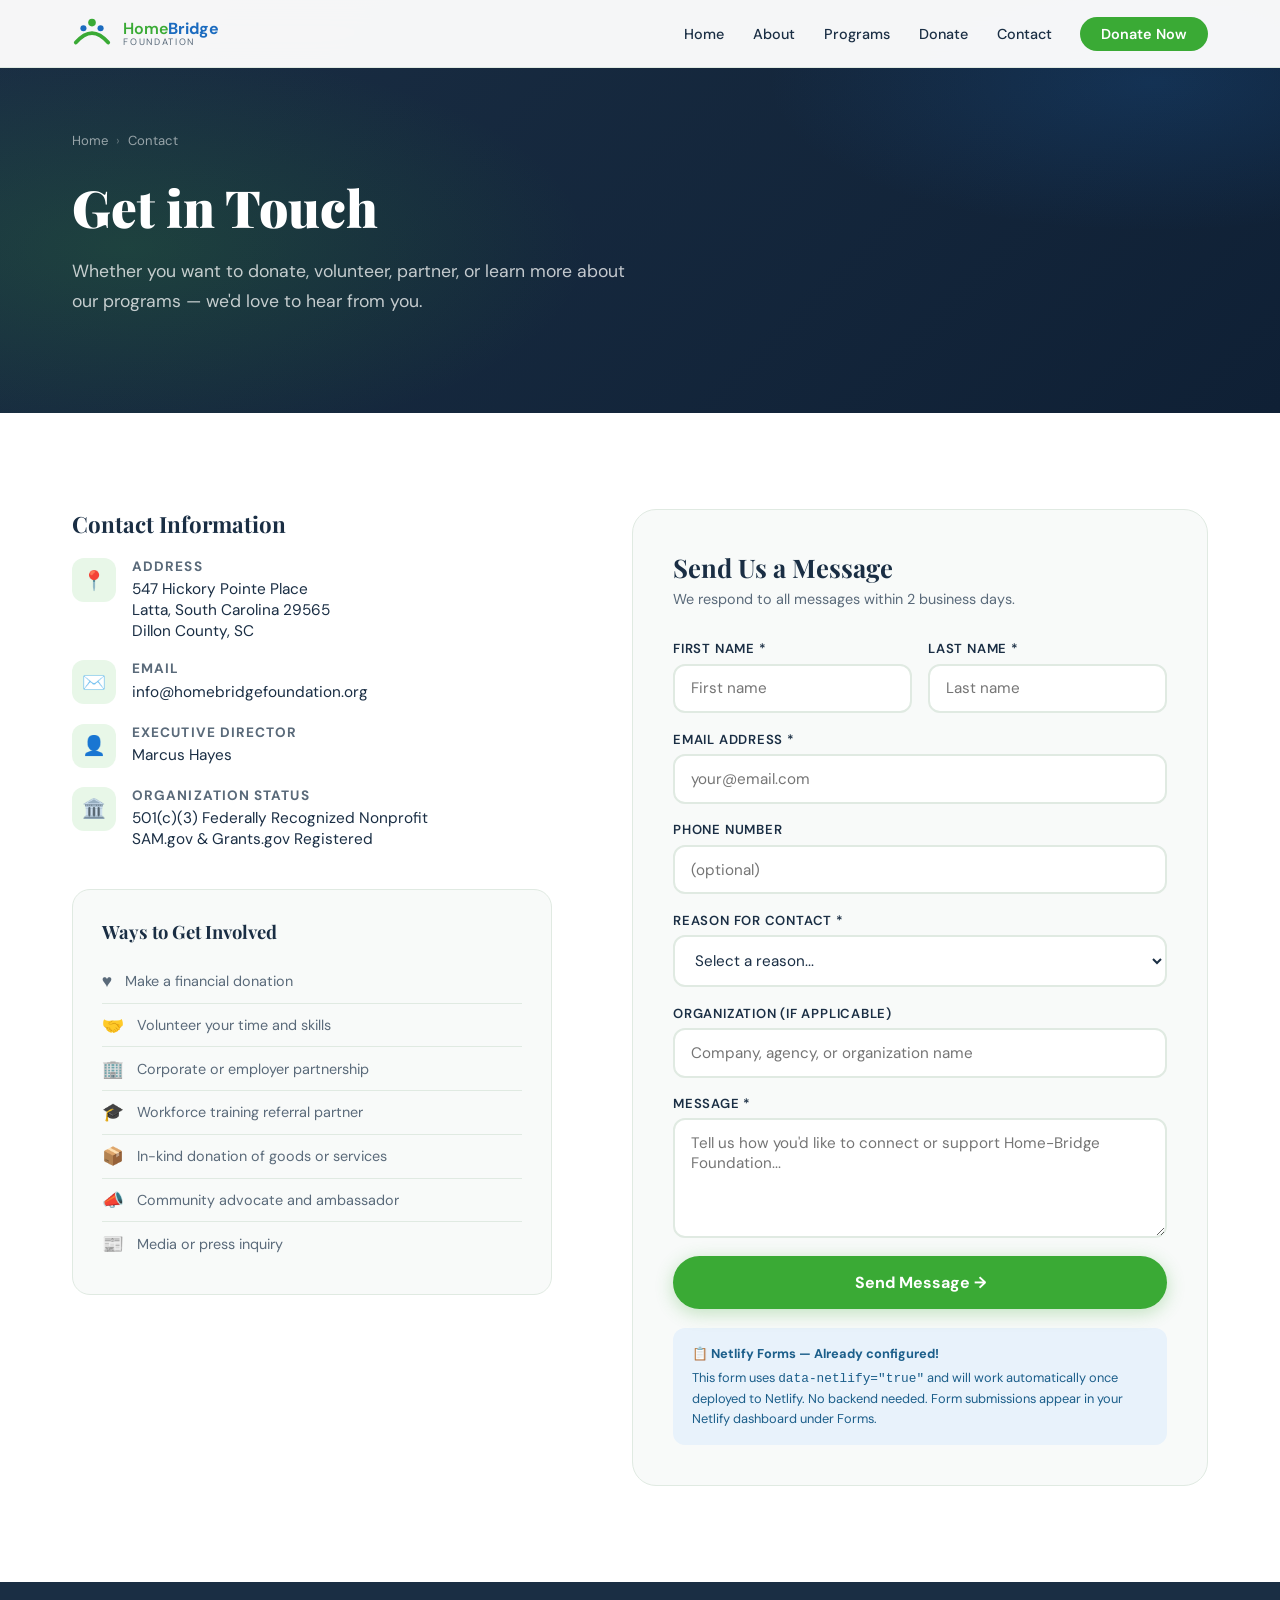
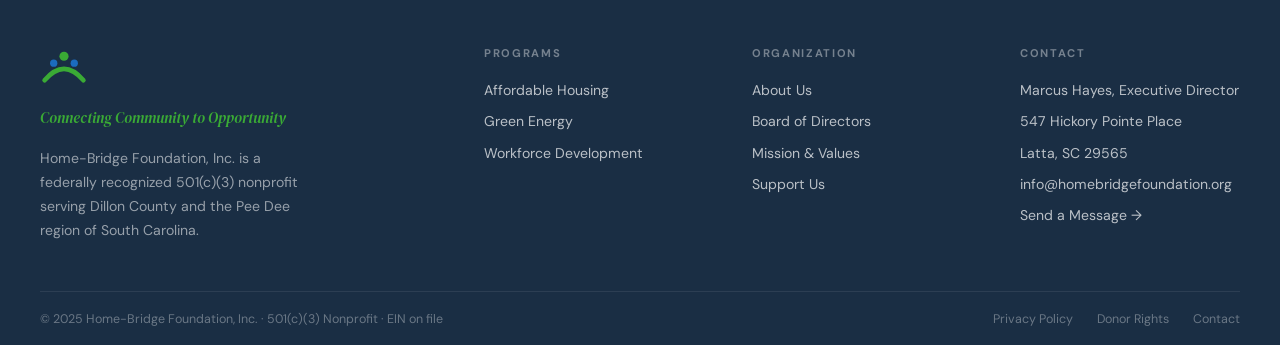
<file: contact.html>
<!DOCTYPE html>
<html lang="en">
<head>
<meta charset="UTF-8">
<meta name="viewport" content="width=device-width, initial-scale=1.0">
<meta name="description" content="Contact Home-Bridge Foundation — reach out to volunteer, partner, donate, or learn about our programs in Dillon County, SC.">
<title>Contact | Home-Bridge Foundation</title>
<style>
@import url('https://fonts.googleapis.com/css2?family=Playfair+Display:wght@700;900&family=DM+Sans:ital,wght@0,300;0,400;0,500;0,600;1,400&family=DM+Serif+Display:ital@0;1&display=swap');

:root {
  --green:        #3aaa35;
  --green-dark:   #2e7d4f;
  --green-light:  #e8f7e8;
  --blue:         #1b6bbf;
  --blue-dark:    #1B5E8A;
  --blue-light:   #e8f2fb;
  --navy:         #1a2e44;
  --text:         #1a2e44;
  --muted:        #5a6a7a;
  --white:        #ffffff;
  --off-white:    #f8faf9;
  --border:       #e0eae2;
  --orange:       #e67e22;
  --orange-light: #fef3e2;
}

*, *::before, *::after { box-sizing: border-box; margin: 0; padding: 0; }
html { scroll-behavior: smooth; font-size: 16px; }
body { font-family: 'DM Sans', sans-serif; color: var(--text); background: var(--white); overflow-x: hidden; }
img { max-width: 100%; display: block; }
a { color: inherit; }

/* ── UTILITIES ─────────────────────────────── */
.container { max-width: 1200px; margin: 0 auto; padding: 0 2rem; }
.section-label { font-size: 0.72rem; font-weight: 700; text-transform: uppercase; letter-spacing: 0.2em; color: var(--green); margin-bottom: 0.6rem; }
.section-title  { font-family: 'Playfair Display', serif; font-size: clamp(1.8rem, 3.5vw, 2.8rem); font-weight: 700; color: var(--navy); line-height: 1.15; margin-bottom: 1rem; }
.section-sub    { font-size: 1.05rem; color: var(--muted); line-height: 1.75; max-width: 560px; }
.text-center    { text-align: center; }
.text-center .section-sub { margin: 0 auto; }

.btn-primary {
  background: var(--green); color: white; border: none;
  padding: 0.85rem 1.9rem; border-radius: 50px;
  font-size: 0.95rem; font-weight: 600; font-family: 'DM Sans', sans-serif;
  cursor: pointer; text-decoration: none;
  display: inline-flex; align-items: center; gap: 0.5rem;
  transition: all 0.25s;
  box-shadow: 0 4px 18px rgba(58,170,53,0.3);
}
.btn-primary:hover { background: var(--green-dark); transform: translateY(-2px); box-shadow: 0 8px 28px rgba(58,170,53,0.4); }

.btn-secondary {
  background: transparent; color: var(--blue); border: 2px solid var(--blue);
  padding: 0.85rem 1.9rem; border-radius: 50px;
  font-size: 0.95rem; font-weight: 600; font-family: 'DM Sans', sans-serif;
  cursor: pointer; text-decoration: none;
  display: inline-flex; align-items: center; gap: 0.5rem;
  transition: all 0.25s;
}
.btn-secondary:hover { background: var(--blue); color: white; transform: translateY(-2px); }

.btn-outline {
  border: 2px solid var(--green); color: var(--green-dark);
  padding: 0.65rem 1.5rem; border-radius: 50px;
  font-size: 0.88rem; font-weight: 600; font-family: 'DM Sans', sans-serif;
  text-decoration: none; display: inline-block;
  transition: all 0.2s;
}
.btn-outline:hover { background: var(--green); color: white; }

/* ── NAV ───────────────────────────────────── */
.nav {
  position: fixed; top: 0; left: 0; right: 0; z-index: 200;
  background: rgba(255,255,255,0.96); backdrop-filter: blur(14px);
  border-bottom: 1px solid var(--border);
  height: 68px;
}
.nav-inner {
  max-width: 1200px; margin: 0 auto; padding: 0 2rem;
  height: 100%; display: flex; align-items: center; justify-content: space-between;
}
.nav-logo { display: flex; align-items: center; gap: 0.7rem; text-decoration: none; }
.nav-logo-text { display: flex; flex-direction: column; line-height: 1.1; }
.nav-logo-text .top { font-size: 1rem; font-weight: 600; }
.nav-logo-text .top em  { color: var(--green); font-style: normal; }
.nav-logo-text .top strong { color: var(--blue); }
.nav-logo-text .sub { font-size: 0.58rem; letter-spacing: 0.18em; text-transform: uppercase; color: var(--muted); }
.nav-links { display: flex; align-items: center; gap: 1.8rem; list-style: none; }
.nav-links a { text-decoration: none; color: var(--text); font-size: 0.9rem; font-weight: 500; transition: color 0.2s; }
.nav-links a:hover, .nav-links a.active { color: var(--green); }
.nav-donate { background: var(--green); color: white !important; padding: 0.5rem 1.3rem; border-radius: 50px; font-weight: 600 !important; transition: background 0.2s !important; }
.nav-donate:hover { background: var(--green-dark) !important; }

.hamburger { display: none; flex-direction: column; gap: 5px; background: none; border: none; cursor: pointer; padding: 4px; }
.hamburger span { display: block; width: 24px; height: 2px; background: var(--navy); border-radius: 2px; transition: all 0.3s; }

.mobile-menu {
  display: none; position: fixed; top: 68px; left: 0; right: 0;
  background: white; border-bottom: 1px solid var(--border);
  padding: 1.5rem 2rem; z-index: 199;
  flex-direction: column; gap: 1rem;
}
.mobile-menu.open { display: flex; }
.mobile-menu a { text-decoration: none; color: var(--text); font-weight: 500; font-size: 1rem; padding: 0.5rem 0; border-bottom: 1px solid var(--border); }

/* ── PAGE HERO (inner pages) ───────────────── */
.page-hero {
  padding-top: 68px;
  background: linear-gradient(135deg, var(--navy) 0%, #0f2035 100%);
  position: relative; overflow: hidden;
  padding-bottom: 4rem;
}
.page-hero::before {
  content: ''; position: absolute; inset: 0;
  background: radial-gradient(ellipse 60% 80% at 10% 60%, rgba(58,170,53,0.18) 0%, transparent 60%),
              radial-gradient(ellipse 50% 60% at 90% 20%, rgba(27,107,191,0.2) 0%, transparent 60%);
}
.page-hero-inner { position: relative; z-index: 1; padding: 4rem 2rem 2rem; max-width: 1200px; margin: 0 auto; }
.page-hero h1 { font-family: 'Playfair Display', serif; font-size: clamp(2rem, 4vw, 3.2rem); color: white; font-weight: 900; margin-bottom: 1rem; }
.page-hero p  { font-size: 1.1rem; color: rgba(255,255,255,0.75); max-width: 560px; line-height: 1.7; }
.breadcrumb   { display: flex; gap: 0.5rem; align-items: center; margin-bottom: 1.5rem; }
.breadcrumb a, .breadcrumb span { font-size: 0.82rem; color: rgba(255,255,255,0.55); text-decoration: none; }
.breadcrumb a:hover { color: var(--green); }
.breadcrumb .sep { color: rgba(255,255,255,0.3); }

/* ── FOOTER ────────────────────────────────── */
.footer {
  background: var(--navy); color: white;
  padding: 4rem 2rem 0;
}
.footer-grid {
  max-width: 1200px; margin: 0 auto;
  display: grid; grid-template-columns: 1.8fr 1fr 1fr 1fr; gap: 3rem;
  padding-bottom: 3rem; border-bottom: 1px solid rgba(255,255,255,0.08);
}
.footer-brand p { font-size: 0.88rem; color: rgba(255,255,255,0.55); line-height: 1.7; margin-top: 1rem; max-width: 260px; }
.footer-brand .tagline { font-family: 'DM Serif Display', serif; font-style: italic; color: var(--green); font-size: 0.95rem; margin-top: 0.4rem; }
.footer-col h4 { font-size: 0.7rem; font-weight: 700; text-transform: uppercase; letter-spacing: 0.15em; color: rgba(255,255,255,0.4); margin-bottom: 1.2rem; }
.footer-col ul { list-style: none; display: flex; flex-direction: column; gap: 0.65rem; }
.footer-col ul li a, .footer-col ul li span { color: rgba(255,255,255,0.7); text-decoration: none; font-size: 0.88rem; transition: color 0.2s; }
.footer-col ul li a:hover { color: var(--green); }
.footer-bottom { max-width: 1200px; margin: 0 auto; padding: 1.2rem 0; display: flex; justify-content: space-between; align-items: center; }
.footer-bottom p, .footer-bottom a { font-size: 0.78rem; color: rgba(255,255,255,0.35); text-decoration: none; }
.footer-bottom a:hover { color: var(--green); }
.footer-bottom-links { display: flex; gap: 1.5rem; }

/* ── SCROLL REVEAL ─────────────────────────── */
.reveal { opacity: 0; transform: translateY(28px); transition: opacity 0.65s ease, transform 0.65s ease; }
.reveal.visible { opacity: 1; transform: translateY(0); }

/* ── RESPONSIVE ────────────────────────────── */
@media (max-width: 960px) {
  .nav-links { display: none; }
  .hamburger { display: flex; }
  .footer-grid { grid-template-columns: 1fr 1fr; gap: 2rem; }
}
@media (max-width: 640px) {
  .footer-grid { grid-template-columns: 1fr; }
  .footer-bottom { flex-direction: column; gap: 0.5rem; text-align: center; }
}

</style>
<style>
  .contact-main { padding: 6rem 0; background: white; }
  .contact-grid { display: grid; grid-template-columns: 1fr 1.2fr; gap: 5rem; align-items: start; }

  /* INFO SIDE */
  .contact-info h3 { font-family: 'Playfair Display', serif; font-size: 1.4rem; color: var(--navy); margin-bottom: 1.2rem; }
  .info-items { display: flex; flex-direction: column; gap: 1.2rem; margin-bottom: 2.5rem; }
  .info-item  { display: flex; gap: 1rem; align-items: flex-start; }
  .info-icon  { width: 44px; height: 44px; min-width: 44px; border-radius: 12px; background: var(--green-light); display: flex; align-items: center; justify-content: center; font-size: 1.2rem; }
  .info-text strong { display: block; font-size: .85rem; text-transform: uppercase; letter-spacing: .08em; color: var(--muted); margin-bottom: .2rem; }
  .info-text span, .info-text a { font-size: .96rem; color: var(--navy); text-decoration: none; }
  .info-text a:hover { color: var(--green); }

  .involve-options { background: var(--off-white); border-radius: 18px; padding: 1.8rem; border: 1px solid var(--border); }
  .involve-options h4 { font-family: 'Playfair Display', serif; font-size: 1.15rem; color: var(--navy); margin-bottom: 1rem; }
  .involve-item { display: flex; gap: .8rem; align-items: center; padding: .65rem 0; border-bottom: 1px solid var(--border); font-size: .9rem; color: var(--muted); }
  .involve-item:last-child { border-bottom: none; }
  .involve-item span:first-child { font-size: 1.1rem; }

  /* FORM SIDE */
  .contact-form-card { background: var(--off-white); border-radius: 24px; padding: 2.5rem; border: 1px solid var(--border); }
  .contact-form-card h3 { font-family: 'Playfair Display', serif; font-size: 1.6rem; color: var(--navy); margin-bottom: .4rem; }
  .form-sub { font-size: .9rem; color: var(--muted); margin-bottom: 2rem; }

  .form-row   { display: grid; grid-template-columns: 1fr 1fr; gap: 1rem; }
  .form-group { display: flex; flex-direction: column; gap: .4rem; margin-bottom: 1.1rem; }
  .form-group label { font-size: .82rem; font-weight: 600; color: var(--navy); text-transform: uppercase; letter-spacing: .06em; }
  .form-group input, .form-group select, .form-group textarea {
    padding: .8rem 1rem; border: 2px solid var(--border); border-radius: 12px;
    font-size: .95rem; font-family: 'DM Sans', sans-serif; outline: none;
    transition: border-color .2s; background: white; color: var(--navy);
  }
  .form-group input:focus, .form-group select:focus, .form-group textarea:focus { border-color: var(--green); }
  .form-group textarea { resize: vertical; min-height: 120px; }
  .submit-btn {
    width: 100%; background: var(--green); color: white; border: none;
    padding: 1rem; border-radius: 50px; font-size: 1rem; font-weight: 700;
    cursor: pointer; font-family: 'DM Sans', sans-serif; transition: all .25s;
    box-shadow: 0 4px 18px rgba(58,170,53,.3);
  }
  .submit-btn:hover { background: var(--green-dark); transform: translateY(-2px); }

  /* NETLIFY FORMS NOTE */
  .netlify-note { background: var(--blue-light); border-radius: 12px; padding: 1rem 1.2rem; margin-top: 1.2rem; font-size: .8rem; color: var(--blue-dark); line-height: 1.55; }
  .netlify-note strong { display: block; margin-bottom: .25rem; }

  @media(max-width:960px) {
    .contact-grid { grid-template-columns: 1fr; gap: 2.5rem; }
    .form-row { grid-template-columns: 1fr; }
    .contact-main { padding: 4rem 0; }
  }
</style>
</head>
<body>
<div id="nav-placeholder"></div>

<div class="page-hero">
  <div class="page-hero-inner">
    <div class="breadcrumb"><a href="index.html">Home</a><span class="sep">›</span><span>Contact</span></div>
    <h1>Get in Touch</h1>
    <p>Whether you want to donate, volunteer, partner, or learn more about our programs — we'd love to hear from you.</p>
  </div>
</div>

<section class="contact-main">
  <div class="container">
    <div class="contact-grid">

      <!-- INFO -->
      <div class="contact-info">
        <h3>Contact Information</h3>
        <div class="info-items">
          <div class="info-item reveal">
            <div class="info-icon">📍</div>
            <div class="info-text">
              <strong>Address</strong>
              <span>547 Hickory Pointe Place<br>Latta, South Carolina 29565<br>Dillon County, SC</span>
            </div>
          </div>
          <div class="info-item reveal">
            <div class="info-icon">✉️</div>
            <div class="info-text">
              <strong>Email</strong>
              <a href="mailto:info@homebridgefoundation.org">info@homebridgefoundation.org</a>
            </div>
          </div>
          <div class="info-item reveal">
            <div class="info-icon">👤</div>
            <div class="info-text">
              <strong>Executive Director</strong>
              <span>Marcus Hayes</span>
            </div>
          </div>
          <div class="info-item reveal">
            <div class="info-icon">🏛️</div>
            <div class="info-text">
              <strong>Organization Status</strong>
              <span>501(c)(3) Federally Recognized Nonprofit<br>SAM.gov &amp; Grants.gov Registered</span>
            </div>
          </div>
        </div>

        <div class="involve-options reveal">
          <h4>Ways to Get Involved</h4>
          <div class="involve-item"><span>♥</span><span>Make a financial donation</span></div>
          <div class="involve-item"><span>🤝</span><span>Volunteer your time and skills</span></div>
          <div class="involve-item"><span>🏢</span><span>Corporate or employer partnership</span></div>
          <div class="involve-item"><span>🎓</span><span>Workforce training referral partner</span></div>
          <div class="involve-item"><span>📦</span><span>In-kind donation of goods or services</span></div>
          <div class="involve-item"><span>📣</span><span>Community advocate and ambassador</span></div>
          <div class="involve-item"><span>📰</span><span>Media or press inquiry</span></div>
        </div>
      </div>

      <!-- FORM -->
      <div class="contact-form-card reveal">
        <h3>Send Us a Message</h3>
        <p class="form-sub">We respond to all messages within 2 business days.</p>

        <!-- netlify attribute makes this work automatically on Netlify -->
        <form id="contact-form" name="contact" method="POST" data-netlify="true" netlify-honeypot="bot-field">
          <input type="hidden" name="form-name" value="contact">
          <p style="display:none;"><input name="bot-field"></p>

          <div class="form-row">
            <div class="form-group">
              <label for="fname">First Name *</label>
              <input type="text" id="fname" name="first-name" required placeholder="First name">
            </div>
            <div class="form-group">
              <label for="lname">Last Name *</label>
              <input type="text" id="lname" name="last-name" required placeholder="Last name">
            </div>
          </div>

          <div class="form-group">
            <label for="email">Email Address *</label>
            <input type="email" id="email" name="email" required placeholder="your@email.com">
          </div>

          <div class="form-group">
            <label for="phone">Phone Number</label>
            <input type="tel" id="phone" name="phone" placeholder="(optional)">
          </div>

          <div class="form-group">
            <label for="reason">Reason for Contact *</label>
            <select id="reason" name="reason" required>
              <option value="">Select a reason...</option>
              <option value="donate">Make a Donation</option>
              <option value="volunteer">Volunteer</option>
              <option value="partner">Employer / Organization Partnership</option>
              <option value="workforce">Workforce Training — Program Participant</option>
              <option value="housing">Affordable Housing Inquiry</option>
              <option value="grant">Grant / Funding Partnership</option>
              <option value="media">Media / Press</option>
              <option value="other">Other</option>
            </select>
          </div>

          <div class="form-group">
            <label for="org">Organization (if applicable)</label>
            <input type="text" id="org" name="organization" placeholder="Company, agency, or organization name">
          </div>

          <div class="form-group">
            <label for="message">Message *</label>
            <textarea id="message" name="message" required placeholder="Tell us how you'd like to connect or support Home-Bridge Foundation..."></textarea>
          </div>

          <button type="submit" class="submit-btn">Send Message →</button>
        </form>

        <div class="netlify-note">
          <strong>📋 Netlify Forms — Already configured!</strong>
          This form uses <code>data-netlify="true"</code> and will work automatically once deployed to Netlify. No backend needed. Form submissions appear in your Netlify dashboard under Forms.
        </div>
      </div>

    </div>
  </div>
</section>

<div id="footer-placeholder"></div>
<script>
// Shared nav HTML — injected by each page
window.NAV_HTML = `
<nav class="nav">
  <div class="nav-inner">
    <a href="index.html" class="nav-logo">
      <svg width="40" height="40" viewBox="0 0 42 42" fill="none">
        <path d="M4 30 Q21 10 38 30" stroke="#3aaa35" stroke-width="4" fill="none" stroke-linecap="round"/>
        <circle cx="21" cy="9" r="4" fill="#3aaa35"/>
        <circle cx="12" cy="15" r="3.2" fill="#1b6bbf"/>
        <circle cx="30" cy="15" r="3.2" fill="#1b6bbf"/>
      </svg>
      <div class="nav-logo-text">
        <span class="top"><em>Home</em><strong>Bridge</strong></span>
        <span class="sub">Foundation</span>
      </div>
    </a>
    <ul class="nav-links">
      <li><a href="index.html">Home</a></li>
      <li><a href="about.html">About</a></li>
      <li><a href="programs.html">Programs</a></li>
      <li><a href="donate.html">Donate</a></li>
      <li><a href="contact.html">Contact</a></li>
      <li><a href="donate.html" class="nav-donate">Donate Now</a></li>
    </ul>
    <button class="hamburger" id="hamburger" aria-label="Menu">
      <span></span><span></span><span></span>
    </button>
  </div>
</nav>
<div class="mobile-menu" id="mobile-menu">
  <a href="index.html">Home</a>
  <a href="about.html">About Us</a>
  <a href="programs.html">Programs</a>
  <a href="donate.html">Donate</a>
  <a href="contact.html">Contact</a>
</div>
`;

window.FOOTER_HTML = `
<footer class="footer">
  <div class="footer-grid">
    <div class="footer-brand">
      <svg width="48" height="48" viewBox="0 0 42 42" fill="none">
        <path d="M4 30 Q21 10 38 30" stroke="#3aaa35" stroke-width="4" fill="none" stroke-linecap="round"/>
        <circle cx="21" cy="9" r="4" fill="#3aaa35"/>
        <circle cx="12" cy="15" r="3.2" fill="#1b6bbf"/>
        <circle cx="30" cy="15" r="3.2" fill="#1b6bbf"/>
      </svg>
      <p class="tagline">Connecting Community to Opportunity</p>
      <p>Home-Bridge Foundation, Inc. is a federally recognized 501(c)(3) nonprofit serving Dillon County and the Pee Dee region of South Carolina.</p>
    </div>
    <div class="footer-col">
      <h4>Programs</h4>
      <ul>
        <li><a href="programs.html#housing">Affordable Housing</a></li>
        <li><a href="programs.html#green">Green Energy</a></li>
        <li><a href="programs.html#workforce">Workforce Development</a></li>
      </ul>
    </div>
    <div class="footer-col">
      <h4>Organization</h4>
      <ul>
        <li><a href="about.html">About Us</a></li>
        <li><a href="about.html#board">Board of Directors</a></li>
        <li><a href="about.html#mission">Mission & Values</a></li>
        <li><a href="donate.html">Support Us</a></li>
      </ul>
    </div>
    <div class="footer-col">
      <h4>Contact</h4>
      <ul>
        <li><span>Marcus Hayes, Executive Director</span></li>
        <li><span>547 Hickory Pointe Place</span></li>
        <li><span>Latta, SC 29565</span></li>
        <li><a href="mailto:info@homebridgefoundation.org">info@homebridgefoundation.org</a></li>
        <li><a href="contact.html">Send a Message →</a></li>
      </ul>
    </div>
  </div>
  <div class="footer-bottom">
    <p>© 2025 Home-Bridge Foundation, Inc. · 501(c)(3) Nonprofit · EIN on file</p>
    <div class="footer-bottom-links">
      <a href="#">Privacy Policy</a>
      <a href="#">Donor Rights</a>
      <a href="contact.html">Contact</a>
    </div>
  </div>
</footer>
`;

// Inject nav + footer
document.addEventListener('DOMContentLoaded', function() {
  const navTarget = document.getElementById('nav-placeholder');
  const footerTarget = document.getElementById('footer-placeholder');
  if (navTarget)    navTarget.outerHTML = window.NAV_HTML;
  if (footerTarget) footerTarget.outerHTML = window.FOOTER_HTML;
});

</script>
<script>
// ── NAV ACTIVE STATE ───────────────────────────────────────────
(function () {
  const path = window.location.pathname.split('/').pop() || 'index.html';
  document.querySelectorAll('.nav-links a').forEach(a => {
    const href = a.getAttribute('href');
    if (href === path || (path === '' && href === 'index.html')) {
      a.classList.add('active');
    }
  });
})();

// ── HAMBURGER MENU ─────────────────────────────────────────────
const hamburger = document.getElementById('hamburger');
const mobileMenu = document.getElementById('mobile-menu');
if (hamburger && mobileMenu) {
  hamburger.addEventListener('click', () => {
    mobileMenu.classList.toggle('open');
  });
}

// ── SCROLL REVEAL ──────────────────────────────────────────────
const observer = new IntersectionObserver((entries) => {
  entries.forEach((entry, i) => {
    if (entry.isIntersecting) {
      setTimeout(() => {
        entry.target.classList.add('visible');
      }, entry.target.dataset.delay || 0);
    }
  });
}, { threshold: 0.1 });

document.querySelectorAll('.reveal').forEach((el, i) => {
  el.dataset.delay = (i % 4) * 80;
  observer.observe(el);
});

// ── SMOOTH SCROLL (anchor links) ───────────────────────────────
document.querySelectorAll('a[href^="#"]').forEach(a => {
  a.addEventListener('click', e => {
    const target = document.querySelector(a.getAttribute('href'));
    if (target) {
      e.preventDefault();
      target.scrollIntoView({ behavior: 'smooth', block: 'start' });
    }
  });
});

// ── DONATE AMOUNT SELECTOR ─────────────────────────────────────
window.selectedAmount = 50;

window.selectAmount = function(btn, amount) {
  document.querySelectorAll('.amount-btn').forEach(b => b.classList.remove('active'));
  btn.classList.add('active');
  window.selectedAmount = amount;
  const custom = document.getElementById('customAmount');
  if (custom) custom.value = '';
};

window.handleDonate = function() {
  const custom = document.getElementById('customAmount');
  const val = custom ? custom.value.replace(/[^0-9.]/g, '') : '';
  const amount = val || window.selectedAmount;
  alert(
    `Thank you for your $${amount} donation!\n\n` +
    `To complete your gift, this button will connect to your payment processor.\n\n` +
    `Recommended FREE options for nonprofits:\n` +
    `• PayPal Giving Fund (paypal.com/us/webapps/mpp/npc-donate-form)\n` +
    `• Network for Good (networkforgood.com)\n` +
    `• Zeffy (zeffy.com — 0% fees)\n\n` +
    `Home-Bridge Foundation is a 501(c)(3). Your donation is tax-deductible.`
  );
};

// ── CONTACT FORM ───────────────────────────────────────────────
const contactForm = document.getElementById('contact-form');
if (contactForm) {
  contactForm.addEventListener('submit', function(e) {
    e.preventDefault();
    const btn = this.querySelector('button[type="submit"]');
    btn.textContent = '✓ Message Sent!';
    btn.style.background = 'var(--green-dark)';
    setTimeout(() => {
      btn.textContent = 'Send Message';
      btn.style.background = '';
      this.reset();
    }, 3000);
  });
}

</script>
</body>
</html>
</file>
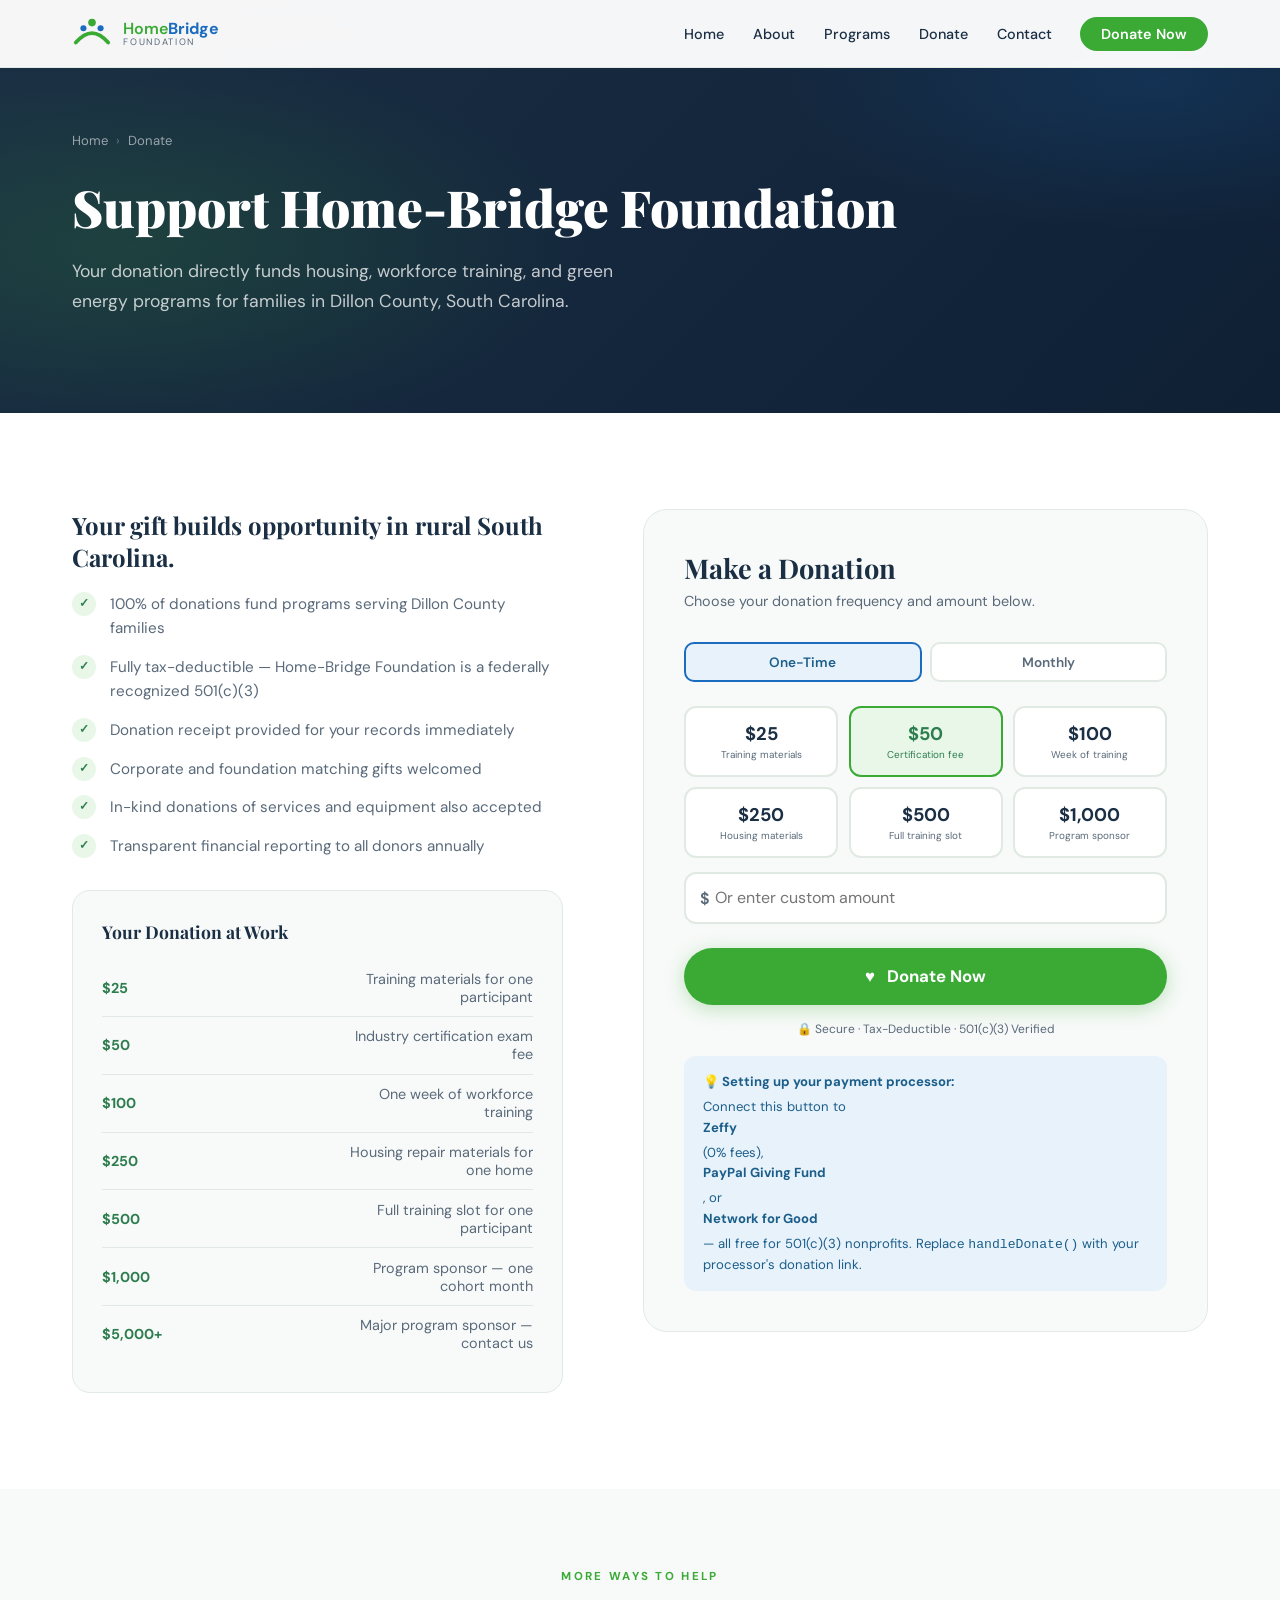
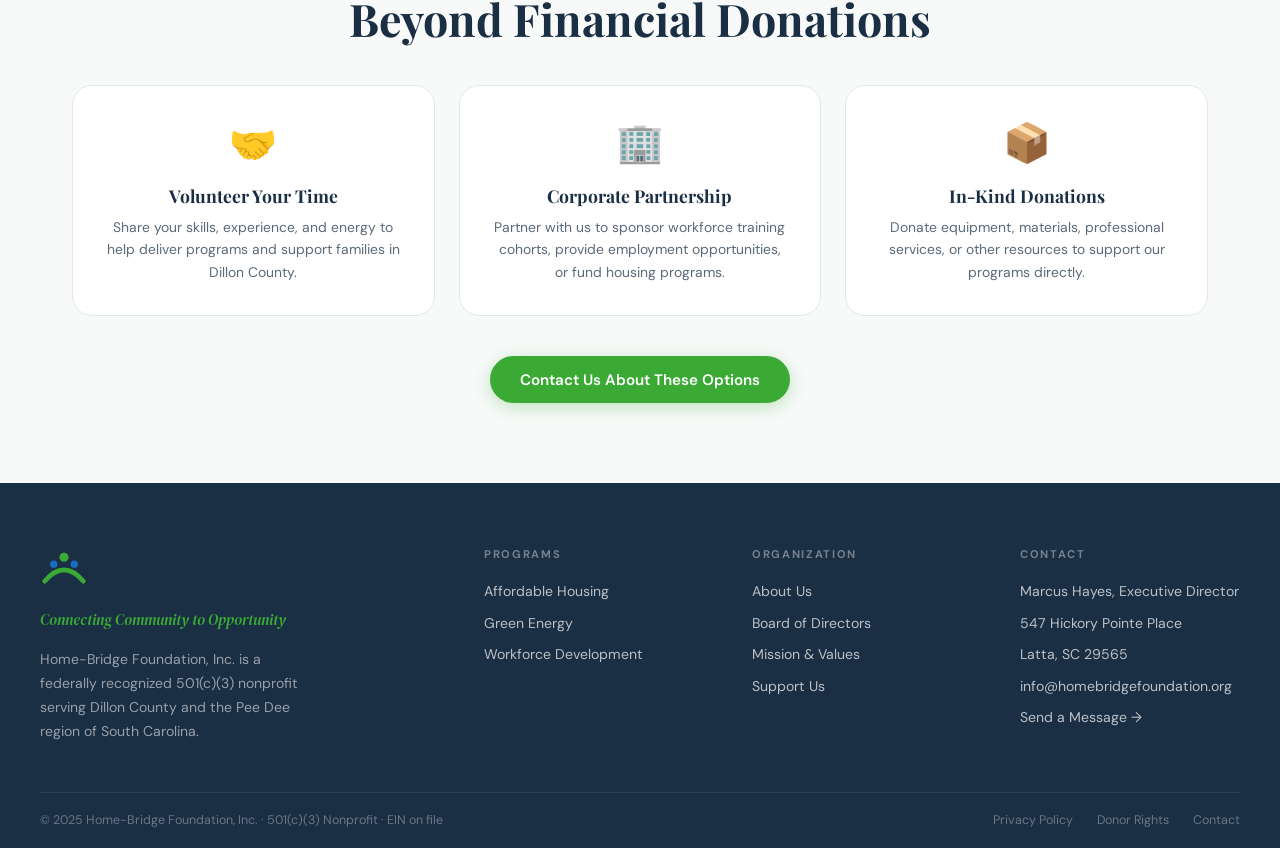
<file: donate.html>
<!DOCTYPE html>
<html lang="en">
<head>
<meta charset="UTF-8">
<meta name="viewport" content="width=device-width, initial-scale=1.0">
<meta name="description" content="Donate to Home-Bridge Foundation — support affordable housing, green energy, and workforce development in Dillon County, SC.">
<title>Donate | Home-Bridge Foundation</title>
<style>
@import url('https://fonts.googleapis.com/css2?family=Playfair+Display:wght@700;900&family=DM+Sans:ital,wght@0,300;0,400;0,500;0,600;1,400&family=DM+Serif+Display:ital@0;1&display=swap');

:root {
  --green:        #3aaa35;
  --green-dark:   #2e7d4f;
  --green-light:  #e8f7e8;
  --blue:         #1b6bbf;
  --blue-dark:    #1B5E8A;
  --blue-light:   #e8f2fb;
  --navy:         #1a2e44;
  --text:         #1a2e44;
  --muted:        #5a6a7a;
  --white:        #ffffff;
  --off-white:    #f8faf9;
  --border:       #e0eae2;
  --orange:       #e67e22;
  --orange-light: #fef3e2;
}

*, *::before, *::after { box-sizing: border-box; margin: 0; padding: 0; }
html { scroll-behavior: smooth; font-size: 16px; }
body { font-family: 'DM Sans', sans-serif; color: var(--text); background: var(--white); overflow-x: hidden; }
img { max-width: 100%; display: block; }
a { color: inherit; }

/* ── UTILITIES ─────────────────────────────── */
.container { max-width: 1200px; margin: 0 auto; padding: 0 2rem; }
.section-label { font-size: 0.72rem; font-weight: 700; text-transform: uppercase; letter-spacing: 0.2em; color: var(--green); margin-bottom: 0.6rem; }
.section-title  { font-family: 'Playfair Display', serif; font-size: clamp(1.8rem, 3.5vw, 2.8rem); font-weight: 700; color: var(--navy); line-height: 1.15; margin-bottom: 1rem; }
.section-sub    { font-size: 1.05rem; color: var(--muted); line-height: 1.75; max-width: 560px; }
.text-center    { text-align: center; }
.text-center .section-sub { margin: 0 auto; }

.btn-primary {
  background: var(--green); color: white; border: none;
  padding: 0.85rem 1.9rem; border-radius: 50px;
  font-size: 0.95rem; font-weight: 600; font-family: 'DM Sans', sans-serif;
  cursor: pointer; text-decoration: none;
  display: inline-flex; align-items: center; gap: 0.5rem;
  transition: all 0.25s;
  box-shadow: 0 4px 18px rgba(58,170,53,0.3);
}
.btn-primary:hover { background: var(--green-dark); transform: translateY(-2px); box-shadow: 0 8px 28px rgba(58,170,53,0.4); }

.btn-secondary {
  background: transparent; color: var(--blue); border: 2px solid var(--blue);
  padding: 0.85rem 1.9rem; border-radius: 50px;
  font-size: 0.95rem; font-weight: 600; font-family: 'DM Sans', sans-serif;
  cursor: pointer; text-decoration: none;
  display: inline-flex; align-items: center; gap: 0.5rem;
  transition: all 0.25s;
}
.btn-secondary:hover { background: var(--blue); color: white; transform: translateY(-2px); }

.btn-outline {
  border: 2px solid var(--green); color: var(--green-dark);
  padding: 0.65rem 1.5rem; border-radius: 50px;
  font-size: 0.88rem; font-weight: 600; font-family: 'DM Sans', sans-serif;
  text-decoration: none; display: inline-block;
  transition: all 0.2s;
}
.btn-outline:hover { background: var(--green); color: white; }

/* ── NAV ───────────────────────────────────── */
.nav {
  position: fixed; top: 0; left: 0; right: 0; z-index: 200;
  background: rgba(255,255,255,0.96); backdrop-filter: blur(14px);
  border-bottom: 1px solid var(--border);
  height: 68px;
}
.nav-inner {
  max-width: 1200px; margin: 0 auto; padding: 0 2rem;
  height: 100%; display: flex; align-items: center; justify-content: space-between;
}
.nav-logo { display: flex; align-items: center; gap: 0.7rem; text-decoration: none; }
.nav-logo-text { display: flex; flex-direction: column; line-height: 1.1; }
.nav-logo-text .top { font-size: 1rem; font-weight: 600; }
.nav-logo-text .top em  { color: var(--green); font-style: normal; }
.nav-logo-text .top strong { color: var(--blue); }
.nav-logo-text .sub { font-size: 0.58rem; letter-spacing: 0.18em; text-transform: uppercase; color: var(--muted); }
.nav-links { display: flex; align-items: center; gap: 1.8rem; list-style: none; }
.nav-links a { text-decoration: none; color: var(--text); font-size: 0.9rem; font-weight: 500; transition: color 0.2s; }
.nav-links a:hover, .nav-links a.active { color: var(--green); }
.nav-donate { background: var(--green); color: white !important; padding: 0.5rem 1.3rem; border-radius: 50px; font-weight: 600 !important; transition: background 0.2s !important; }
.nav-donate:hover { background: var(--green-dark) !important; }

.hamburger { display: none; flex-direction: column; gap: 5px; background: none; border: none; cursor: pointer; padding: 4px; }
.hamburger span { display: block; width: 24px; height: 2px; background: var(--navy); border-radius: 2px; transition: all 0.3s; }

.mobile-menu {
  display: none; position: fixed; top: 68px; left: 0; right: 0;
  background: white; border-bottom: 1px solid var(--border);
  padding: 1.5rem 2rem; z-index: 199;
  flex-direction: column; gap: 1rem;
}
.mobile-menu.open { display: flex; }
.mobile-menu a { text-decoration: none; color: var(--text); font-weight: 500; font-size: 1rem; padding: 0.5rem 0; border-bottom: 1px solid var(--border); }

/* ── PAGE HERO (inner pages) ───────────────── */
.page-hero {
  padding-top: 68px;
  background: linear-gradient(135deg, var(--navy) 0%, #0f2035 100%);
  position: relative; overflow: hidden;
  padding-bottom: 4rem;
}
.page-hero::before {
  content: ''; position: absolute; inset: 0;
  background: radial-gradient(ellipse 60% 80% at 10% 60%, rgba(58,170,53,0.18) 0%, transparent 60%),
              radial-gradient(ellipse 50% 60% at 90% 20%, rgba(27,107,191,0.2) 0%, transparent 60%);
}
.page-hero-inner { position: relative; z-index: 1; padding: 4rem 2rem 2rem; max-width: 1200px; margin: 0 auto; }
.page-hero h1 { font-family: 'Playfair Display', serif; font-size: clamp(2rem, 4vw, 3.2rem); color: white; font-weight: 900; margin-bottom: 1rem; }
.page-hero p  { font-size: 1.1rem; color: rgba(255,255,255,0.75); max-width: 560px; line-height: 1.7; }
.breadcrumb   { display: flex; gap: 0.5rem; align-items: center; margin-bottom: 1.5rem; }
.breadcrumb a, .breadcrumb span { font-size: 0.82rem; color: rgba(255,255,255,0.55); text-decoration: none; }
.breadcrumb a:hover { color: var(--green); }
.breadcrumb .sep { color: rgba(255,255,255,0.3); }

/* ── FOOTER ────────────────────────────────── */
.footer {
  background: var(--navy); color: white;
  padding: 4rem 2rem 0;
}
.footer-grid {
  max-width: 1200px; margin: 0 auto;
  display: grid; grid-template-columns: 1.8fr 1fr 1fr 1fr; gap: 3rem;
  padding-bottom: 3rem; border-bottom: 1px solid rgba(255,255,255,0.08);
}
.footer-brand p { font-size: 0.88rem; color: rgba(255,255,255,0.55); line-height: 1.7; margin-top: 1rem; max-width: 260px; }
.footer-brand .tagline { font-family: 'DM Serif Display', serif; font-style: italic; color: var(--green); font-size: 0.95rem; margin-top: 0.4rem; }
.footer-col h4 { font-size: 0.7rem; font-weight: 700; text-transform: uppercase; letter-spacing: 0.15em; color: rgba(255,255,255,0.4); margin-bottom: 1.2rem; }
.footer-col ul { list-style: none; display: flex; flex-direction: column; gap: 0.65rem; }
.footer-col ul li a, .footer-col ul li span { color: rgba(255,255,255,0.7); text-decoration: none; font-size: 0.88rem; transition: color 0.2s; }
.footer-col ul li a:hover { color: var(--green); }
.footer-bottom { max-width: 1200px; margin: 0 auto; padding: 1.2rem 0; display: flex; justify-content: space-between; align-items: center; }
.footer-bottom p, .footer-bottom a { font-size: 0.78rem; color: rgba(255,255,255,0.35); text-decoration: none; }
.footer-bottom a:hover { color: var(--green); }
.footer-bottom-links { display: flex; gap: 1.5rem; }

/* ── SCROLL REVEAL ─────────────────────────── */
.reveal { opacity: 0; transform: translateY(28px); transition: opacity 0.65s ease, transform 0.65s ease; }
.reveal.visible { opacity: 1; transform: translateY(0); }

/* ── RESPONSIVE ────────────────────────────── */
@media (max-width: 960px) {
  .nav-links { display: none; }
  .hamburger { display: flex; }
  .footer-grid { grid-template-columns: 1fr 1fr; gap: 2rem; }
}
@media (max-width: 640px) {
  .footer-grid { grid-template-columns: 1fr; }
  .footer-bottom { flex-direction: column; gap: 0.5rem; text-align: center; }
}

</style>
<style>
  .donate-main { padding: 6rem 0; background: white; }
  .donate-grid { display: grid; grid-template-columns: 1fr 1.15fr; gap: 5rem; align-items: start; }

  .donate-why h3 { font-family: 'Playfair Display', serif; font-size: 1.5rem; color: var(--navy); margin-bottom: 1.2rem; }
  .why-list { list-style: none; display: flex; flex-direction: column; gap: .9rem; margin-bottom: 2rem; }
  .why-item { display: flex; gap: .9rem; align-items: flex-start; font-size: .95rem; color: var(--muted); line-height: 1.6; }
  .why-check { width: 24px; height: 24px; min-width: 24px; background: var(--green-light); color: var(--green-dark); border-radius: 50%; display: flex; align-items: center; justify-content: center; font-size: .72rem; font-weight: 700; }

  .impact-map { background: var(--off-white); border-radius: 18px; padding: 1.8rem; margin-top: 2rem; border: 1px solid var(--border); }
  .impact-map h4 { font-family: 'Playfair Display', serif; font-size: 1.1rem; color: var(--navy); margin-bottom: 1rem; }
  .impact-row { display: flex; justify-content: space-between; align-items: center; padding: .65rem 0; border-bottom: 1px solid var(--border); font-size: .9rem; }
  .impact-row:last-child { border-bottom: none; }
  .impact-amt { font-weight: 700; color: var(--green-dark); }
  .impact-desc { color: var(--muted); text-align: right; max-width: 200px; }

  /* DONATE FORM CARD */
  .donate-card { background: var(--off-white); border-radius: 24px; padding: 2.5rem; border: 1px solid var(--border); position: sticky; top: 88px; }
  .donate-card h3 { font-family: 'Playfair Display', serif; font-size: 1.7rem; color: var(--navy); margin-bottom: .4rem; }
  .card-sub  { font-size: .9rem; color: var(--muted); margin-bottom: 2rem; }
  .freq-tabs { display: flex; gap: .5rem; margin-bottom: 1.5rem; }
  .freq-tab  { flex: 1; padding: .6rem; background: white; border: 2px solid var(--border); border-radius: 10px; text-align: center; font-size: .85rem; font-weight: 600; cursor: pointer; color: var(--muted); transition: all .2s; }
  .freq-tab.active { border-color: var(--blue); color: var(--blue-dark); background: var(--blue-light); }
  .amount-grid { display: grid; grid-template-columns: repeat(3,1fr); gap: .65rem; margin-bottom: .85rem; }
  .amount-btn {
    background: white; border: 2px solid var(--border); border-radius: 12px;
    padding: .85rem .5rem; text-align: center; cursor: pointer;
    transition: all .2s; font-family: 'DM Sans', sans-serif; color: var(--navy);
  }
  .amount-btn:hover, .amount-btn.active { border-color: var(--green); background: var(--green-light); color: var(--green-dark); }
  .amount-big { display: block; font-size: 1.15rem; font-weight: 700; }
  .amount-note { display: block; font-size: .62rem; color: var(--muted); margin-top: .15rem; }
  .amount-btn.active .amount-note { color: var(--green-dark); }
  .custom-wrap { position: relative; margin-bottom: 1.5rem; }
  .custom-wrap .prefix { position: absolute; left: 1rem; top: 50%; transform: translateY(-50%); color: var(--muted); font-weight: 600; }
  .custom-input { width: 100%; padding: .85rem 1rem .85rem 1.8rem; border: 2px solid var(--border); border-radius: 12px; font-size: 1rem; font-family: 'DM Sans', sans-serif; outline: none; transition: border-color .2s; }
  .custom-input:focus { border-color: var(--green); }
  .donate-main-btn {
    width: 100%; background: var(--green); color: white; border: none;
    padding: 1.1rem; border-radius: 50px; font-size: 1.05rem; font-weight: 700;
    cursor: pointer; font-family: 'DM Sans', sans-serif;
    transition: all .25s; box-shadow: 0 4px 20px rgba(58,170,53,.3);
    display: flex; align-items: center; justify-content: center; gap: .5rem;
  }
  .donate-main-btn:hover { background: var(--green-dark); transform: translateY(-2px); box-shadow: 0 8px 30px rgba(58,170,53,.4); }
  .secure-note { text-align: center; font-size: .75rem; color: var(--muted); margin-top: 1rem; display: flex; align-items: center; justify-content: center; gap: .4rem; }
  .processor-note { background: var(--blue-light); border-radius: 12px; padding: 1rem 1.2rem; margin-top: 1.2rem; font-size: .82rem; color: var(--blue-dark); line-height: 1.55; }
  .processor-note strong { display: block; margin-bottom: .3rem; }

  /* OTHER WAYS */
  .other-ways { padding: 5rem 0; background: var(--off-white); }
  .ways-grid  { display: grid; grid-template-columns: repeat(3,1fr); gap: 1.5rem; margin-top: 2.5rem; }
  .way-card   { background: white; border-radius: 20px; padding: 2rem; border: 1px solid var(--border); text-align: center; }
  .way-icon   { font-size: 2.4rem; margin-bottom: 1rem; }
  .way-card h3 { font-family: 'Playfair Display', serif; font-size: 1.1rem; color: var(--navy); margin-bottom: .6rem; }
  .way-card p  { font-size: .87rem; color: var(--muted); line-height: 1.6; }

  @media(max-width:960px) {
    .donate-grid { grid-template-columns: 1fr; gap: 2.5rem; }
    .donate-card { position: static; }
    .ways-grid { grid-template-columns: 1fr; }
    .donate-main, .other-ways { padding: 4rem 0; }
  }
</style>
</head>
<body>
<div id="nav-placeholder"></div>

<div class="page-hero">
  <div class="page-hero-inner">
    <div class="breadcrumb"><a href="index.html">Home</a><span class="sep">›</span><span>Donate</span></div>
    <h1>Support Home-Bridge Foundation</h1>
    <p>Your donation directly funds housing, workforce training, and green energy programs for families in Dillon County, South Carolina.</p>
  </div>
</div>

<section class="donate-main">
  <div class="container">
    <div class="donate-grid">

      <!-- WHY GIVE -->
      <div class="donate-why">
        <h3>Your gift builds opportunity in rural South Carolina.</h3>
        <ul class="why-list">
          <li class="why-item"><div class="why-check">✓</div>100% of donations fund programs serving Dillon County families</li>
          <li class="why-item"><div class="why-check">✓</div>Fully tax-deductible — Home-Bridge Foundation is a federally recognized 501(c)(3)</li>
          <li class="why-item"><div class="why-check">✓</div>Donation receipt provided for your records immediately</li>
          <li class="why-item"><div class="why-check">✓</div>Corporate and foundation matching gifts welcomed</li>
          <li class="why-item"><div class="why-check">✓</div>In-kind donations of services and equipment also accepted</li>
          <li class="why-item"><div class="why-check">✓</div>Transparent financial reporting to all donors annually</li>
        </ul>

        <div class="impact-map reveal">
          <h4>Your Donation at Work</h4>
          <div class="impact-row"><span class="impact-amt">$25</span><span class="impact-desc">Training materials for one participant</span></div>
          <div class="impact-row"><span class="impact-amt">$50</span><span class="impact-desc">Industry certification exam fee</span></div>
          <div class="impact-row"><span class="impact-amt">$100</span><span class="impact-desc">One week of workforce training</span></div>
          <div class="impact-row"><span class="impact-amt">$250</span><span class="impact-desc">Housing repair materials for one home</span></div>
          <div class="impact-row"><span class="impact-amt">$500</span><span class="impact-desc">Full training slot for one participant</span></div>
          <div class="impact-row"><span class="impact-amt">$1,000</span><span class="impact-desc">Program sponsor — one cohort month</span></div>
          <div class="impact-row"><span class="impact-amt">$5,000+</span><span class="impact-desc">Major program sponsor — contact us</span></div>
        </div>
      </div>

      <!-- DONATION FORM -->
      <div class="donate-card reveal">
        <h3>Make a Donation</h3>
        <p class="card-sub">Choose your donation frequency and amount below.</p>

        <div class="freq-tabs">
          <div class="freq-tab active" onclick="setFreq(this,'one-time')">One-Time</div>
          <div class="freq-tab" onclick="setFreq(this,'monthly')">Monthly</div>
        </div>

        <div class="amount-grid">
          <button class="amount-btn" onclick="selectAmount(this,25)"><span class="amount-big">$25</span><span class="amount-note">Training materials</span></button>
          <button class="amount-btn active" onclick="selectAmount(this,50)"><span class="amount-big">$50</span><span class="amount-note">Certification fee</span></button>
          <button class="amount-btn" onclick="selectAmount(this,100)"><span class="amount-big">$100</span><span class="amount-note">Week of training</span></button>
          <button class="amount-btn" onclick="selectAmount(this,250)"><span class="amount-big">$250</span><span class="amount-note">Housing materials</span></button>
          <button class="amount-btn" onclick="selectAmount(this,500)"><span class="amount-big">$500</span><span class="amount-note">Full training slot</span></button>
          <button class="amount-btn" onclick="selectAmount(this,1000)"><span class="amount-big">$1,000</span><span class="amount-note">Program sponsor</span></button>
        </div>

        <div class="custom-wrap">
          <span class="prefix">$</span>
          <input class="custom-input" id="customAmount" type="number" placeholder="Or enter custom amount" min="1">
        </div>

        <button class="donate-main-btn" onclick="handleDonate()">♥ &nbsp; Donate Now</button>
        <p class="secure-note">🔒 Secure · Tax-Deductible · 501(c)(3) Verified</p>

        <div class="processor-note">
          <strong>💡 Setting up your payment processor:</strong>
          Connect this button to <strong>Zeffy</strong> (0% fees), <strong>PayPal Giving Fund</strong>, or <strong>Network for Good</strong> — all free for 501(c)(3) nonprofits. Replace <code>handleDonate()</code> with your processor's donation link.
        </div>
      </div>
    </div>
  </div>
</section>

<!-- OTHER WAYS TO GIVE -->
<section class="other-ways">
  <div class="container">
    <div class="text-center">
      <div class="section-label">More Ways to Help</div>
      <h2 class="section-title">Beyond Financial Donations</h2>
    </div>
    <div class="ways-grid">
      <div class="way-card reveal">
        <div class="way-icon">🤝</div>
        <h3>Volunteer Your Time</h3>
        <p>Share your skills, experience, and energy to help deliver programs and support families in Dillon County.</p>
      </div>
      <div class="way-card reveal">
        <div class="way-icon">🏢</div>
        <h3>Corporate Partnership</h3>
        <p>Partner with us to sponsor workforce training cohorts, provide employment opportunities, or fund housing programs.</p>
      </div>
      <div class="way-card reveal">
        <div class="way-icon">📦</div>
        <h3>In-Kind Donations</h3>
        <p>Donate equipment, materials, professional services, or other resources to support our programs directly.</p>
      </div>
    </div>
    <div style="text-align:center; margin-top:2.5rem;">
      <a href="contact.html" class="btn-primary">Contact Us About These Options</a>
    </div>
  </div>
</section>

<div id="footer-placeholder"></div>
<script>
// Shared nav HTML — injected by each page
window.NAV_HTML = `
<nav class="nav">
  <div class="nav-inner">
    <a href="index.html" class="nav-logo">
      <svg width="40" height="40" viewBox="0 0 42 42" fill="none">
        <path d="M4 30 Q21 10 38 30" stroke="#3aaa35" stroke-width="4" fill="none" stroke-linecap="round"/>
        <circle cx="21" cy="9" r="4" fill="#3aaa35"/>
        <circle cx="12" cy="15" r="3.2" fill="#1b6bbf"/>
        <circle cx="30" cy="15" r="3.2" fill="#1b6bbf"/>
      </svg>
      <div class="nav-logo-text">
        <span class="top"><em>Home</em><strong>Bridge</strong></span>
        <span class="sub">Foundation</span>
      </div>
    </a>
    <ul class="nav-links">
      <li><a href="index.html">Home</a></li>
      <li><a href="about.html">About</a></li>
      <li><a href="programs.html">Programs</a></li>
      <li><a href="donate.html">Donate</a></li>
      <li><a href="contact.html">Contact</a></li>
      <li><a href="donate.html" class="nav-donate">Donate Now</a></li>
    </ul>
    <button class="hamburger" id="hamburger" aria-label="Menu">
      <span></span><span></span><span></span>
    </button>
  </div>
</nav>
<div class="mobile-menu" id="mobile-menu">
  <a href="index.html">Home</a>
  <a href="about.html">About Us</a>
  <a href="programs.html">Programs</a>
  <a href="donate.html">Donate</a>
  <a href="contact.html">Contact</a>
</div>
`;

window.FOOTER_HTML = `
<footer class="footer">
  <div class="footer-grid">
    <div class="footer-brand">
      <svg width="48" height="48" viewBox="0 0 42 42" fill="none">
        <path d="M4 30 Q21 10 38 30" stroke="#3aaa35" stroke-width="4" fill="none" stroke-linecap="round"/>
        <circle cx="21" cy="9" r="4" fill="#3aaa35"/>
        <circle cx="12" cy="15" r="3.2" fill="#1b6bbf"/>
        <circle cx="30" cy="15" r="3.2" fill="#1b6bbf"/>
      </svg>
      <p class="tagline">Connecting Community to Opportunity</p>
      <p>Home-Bridge Foundation, Inc. is a federally recognized 501(c)(3) nonprofit serving Dillon County and the Pee Dee region of South Carolina.</p>
    </div>
    <div class="footer-col">
      <h4>Programs</h4>
      <ul>
        <li><a href="programs.html#housing">Affordable Housing</a></li>
        <li><a href="programs.html#green">Green Energy</a></li>
        <li><a href="programs.html#workforce">Workforce Development</a></li>
      </ul>
    </div>
    <div class="footer-col">
      <h4>Organization</h4>
      <ul>
        <li><a href="about.html">About Us</a></li>
        <li><a href="about.html#board">Board of Directors</a></li>
        <li><a href="about.html#mission">Mission & Values</a></li>
        <li><a href="donate.html">Support Us</a></li>
      </ul>
    </div>
    <div class="footer-col">
      <h4>Contact</h4>
      <ul>
        <li><span>Marcus Hayes, Executive Director</span></li>
        <li><span>547 Hickory Pointe Place</span></li>
        <li><span>Latta, SC 29565</span></li>
        <li><a href="mailto:info@homebridgefoundation.org">info@homebridgefoundation.org</a></li>
        <li><a href="contact.html">Send a Message →</a></li>
      </ul>
    </div>
  </div>
  <div class="footer-bottom">
    <p>© 2025 Home-Bridge Foundation, Inc. · 501(c)(3) Nonprofit · EIN on file</p>
    <div class="footer-bottom-links">
      <a href="#">Privacy Policy</a>
      <a href="#">Donor Rights</a>
      <a href="contact.html">Contact</a>
    </div>
  </div>
</footer>
`;

// Inject nav + footer
document.addEventListener('DOMContentLoaded', function() {
  const navTarget = document.getElementById('nav-placeholder');
  const footerTarget = document.getElementById('footer-placeholder');
  if (navTarget)    navTarget.outerHTML = window.NAV_HTML;
  if (footerTarget) footerTarget.outerHTML = window.FOOTER_HTML;
});

</script>
<script>
// ── NAV ACTIVE STATE ───────────────────────────────────────────
(function () {
  const path = window.location.pathname.split('/').pop() || 'index.html';
  document.querySelectorAll('.nav-links a').forEach(a => {
    const href = a.getAttribute('href');
    if (href === path || (path === '' && href === 'index.html')) {
      a.classList.add('active');
    }
  });
})();

// ── HAMBURGER MENU ─────────────────────────────────────────────
const hamburger = document.getElementById('hamburger');
const mobileMenu = document.getElementById('mobile-menu');
if (hamburger && mobileMenu) {
  hamburger.addEventListener('click', () => {
    mobileMenu.classList.toggle('open');
  });
}

// ── SCROLL REVEAL ──────────────────────────────────────────────
const observer = new IntersectionObserver((entries) => {
  entries.forEach((entry, i) => {
    if (entry.isIntersecting) {
      setTimeout(() => {
        entry.target.classList.add('visible');
      }, entry.target.dataset.delay || 0);
    }
  });
}, { threshold: 0.1 });

document.querySelectorAll('.reveal').forEach((el, i) => {
  el.dataset.delay = (i % 4) * 80;
  observer.observe(el);
});

// ── SMOOTH SCROLL (anchor links) ───────────────────────────────
document.querySelectorAll('a[href^="#"]').forEach(a => {
  a.addEventListener('click', e => {
    const target = document.querySelector(a.getAttribute('href'));
    if (target) {
      e.preventDefault();
      target.scrollIntoView({ behavior: 'smooth', block: 'start' });
    }
  });
});

// ── DONATE AMOUNT SELECTOR ─────────────────────────────────────
window.selectedAmount = 50;

window.selectAmount = function(btn, amount) {
  document.querySelectorAll('.amount-btn').forEach(b => b.classList.remove('active'));
  btn.classList.add('active');
  window.selectedAmount = amount;
  const custom = document.getElementById('customAmount');
  if (custom) custom.value = '';
};

window.handleDonate = function() {
  const custom = document.getElementById('customAmount');
  const val = custom ? custom.value.replace(/[^0-9.]/g, '') : '';
  const amount = val || window.selectedAmount;
  alert(
    `Thank you for your $${amount} donation!\n\n` +
    `To complete your gift, this button will connect to your payment processor.\n\n` +
    `Recommended FREE options for nonprofits:\n` +
    `• PayPal Giving Fund (paypal.com/us/webapps/mpp/npc-donate-form)\n` +
    `• Network for Good (networkforgood.com)\n` +
    `• Zeffy (zeffy.com — 0% fees)\n\n` +
    `Home-Bridge Foundation is a 501(c)(3). Your donation is tax-deductible.`
  );
};

// ── CONTACT FORM ───────────────────────────────────────────────
const contactForm = document.getElementById('contact-form');
if (contactForm) {
  contactForm.addEventListener('submit', function(e) {
    e.preventDefault();
    const btn = this.querySelector('button[type="submit"]');
    btn.textContent = '✓ Message Sent!';
    btn.style.background = 'var(--green-dark)';
    setTimeout(() => {
      btn.textContent = 'Send Message';
      btn.style.background = '';
      this.reset();
    }, 3000);
  });
}

</script>
<script>
  function setFreq(tab, freq) {
    document.querySelectorAll('.freq-tab').forEach(t => t.classList.remove('active'));
    tab.classList.add('active');
  }
</script>
</body>
</html>
</file>
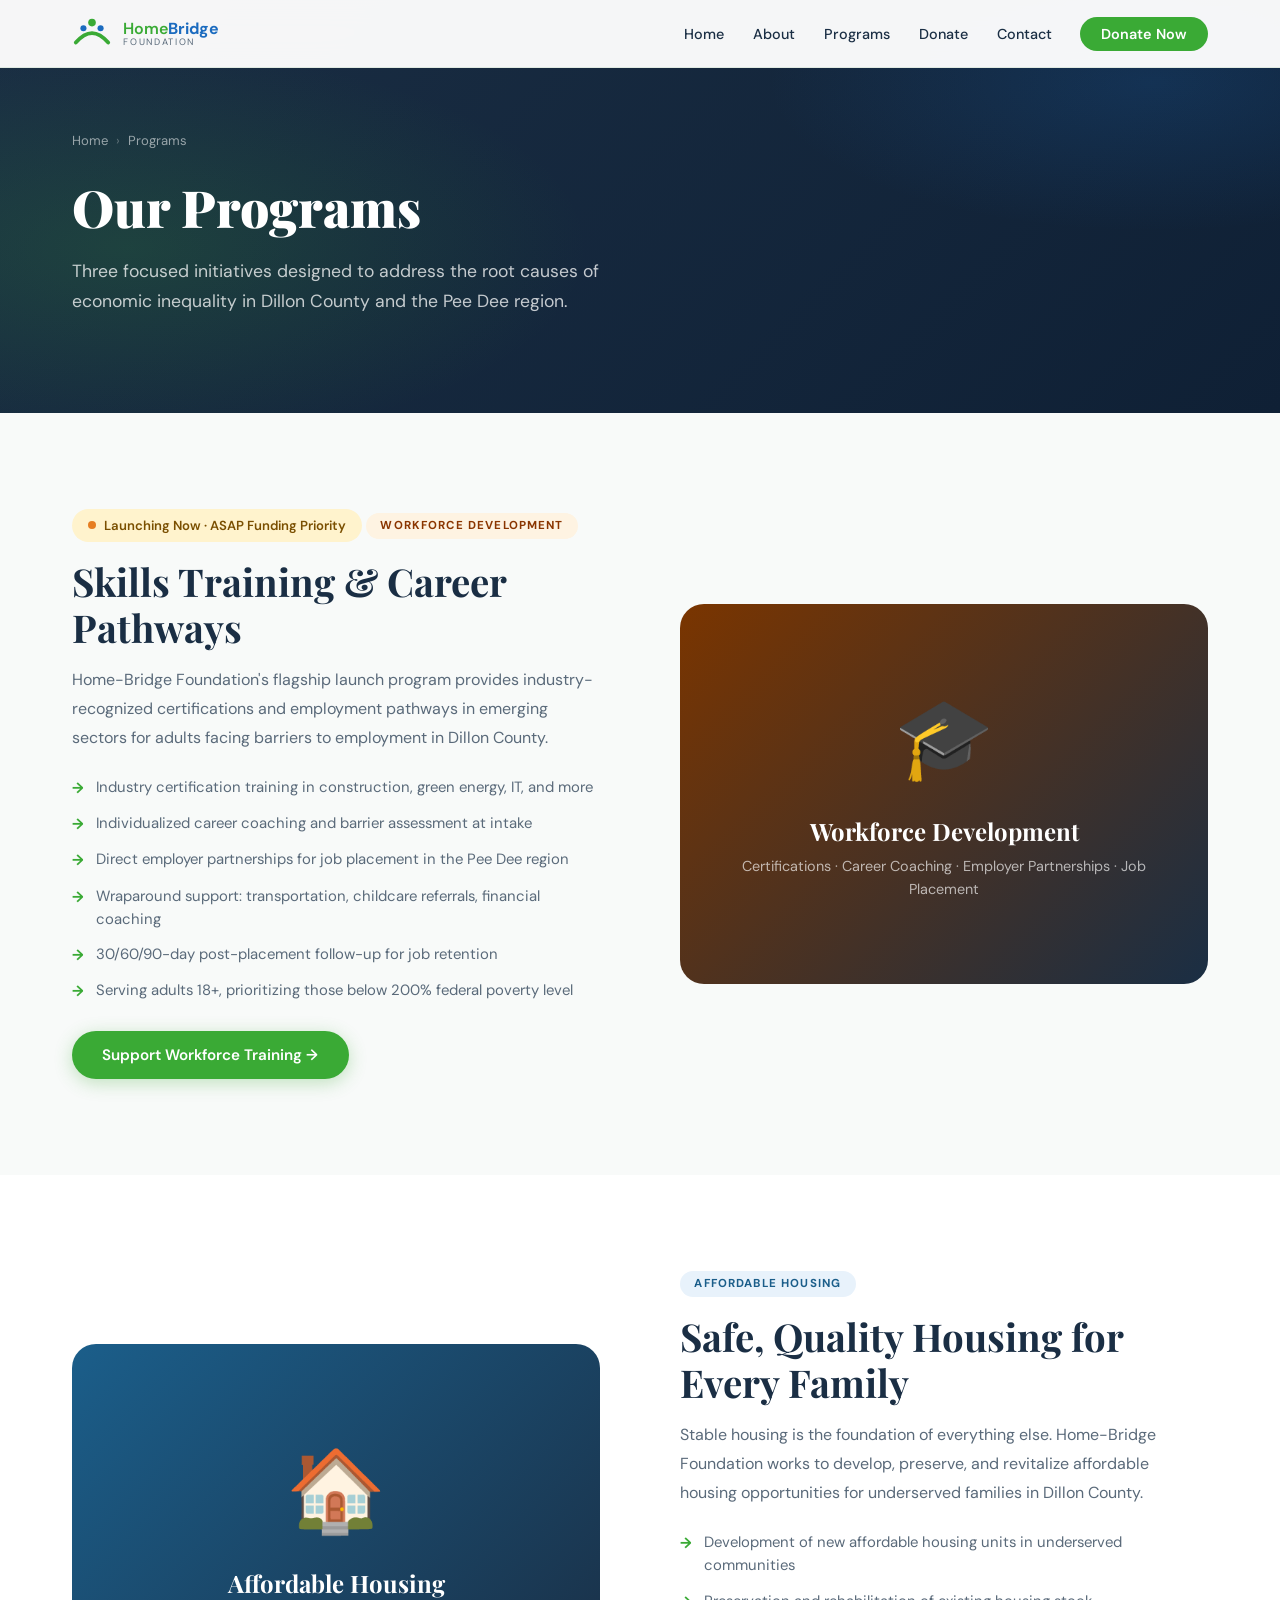
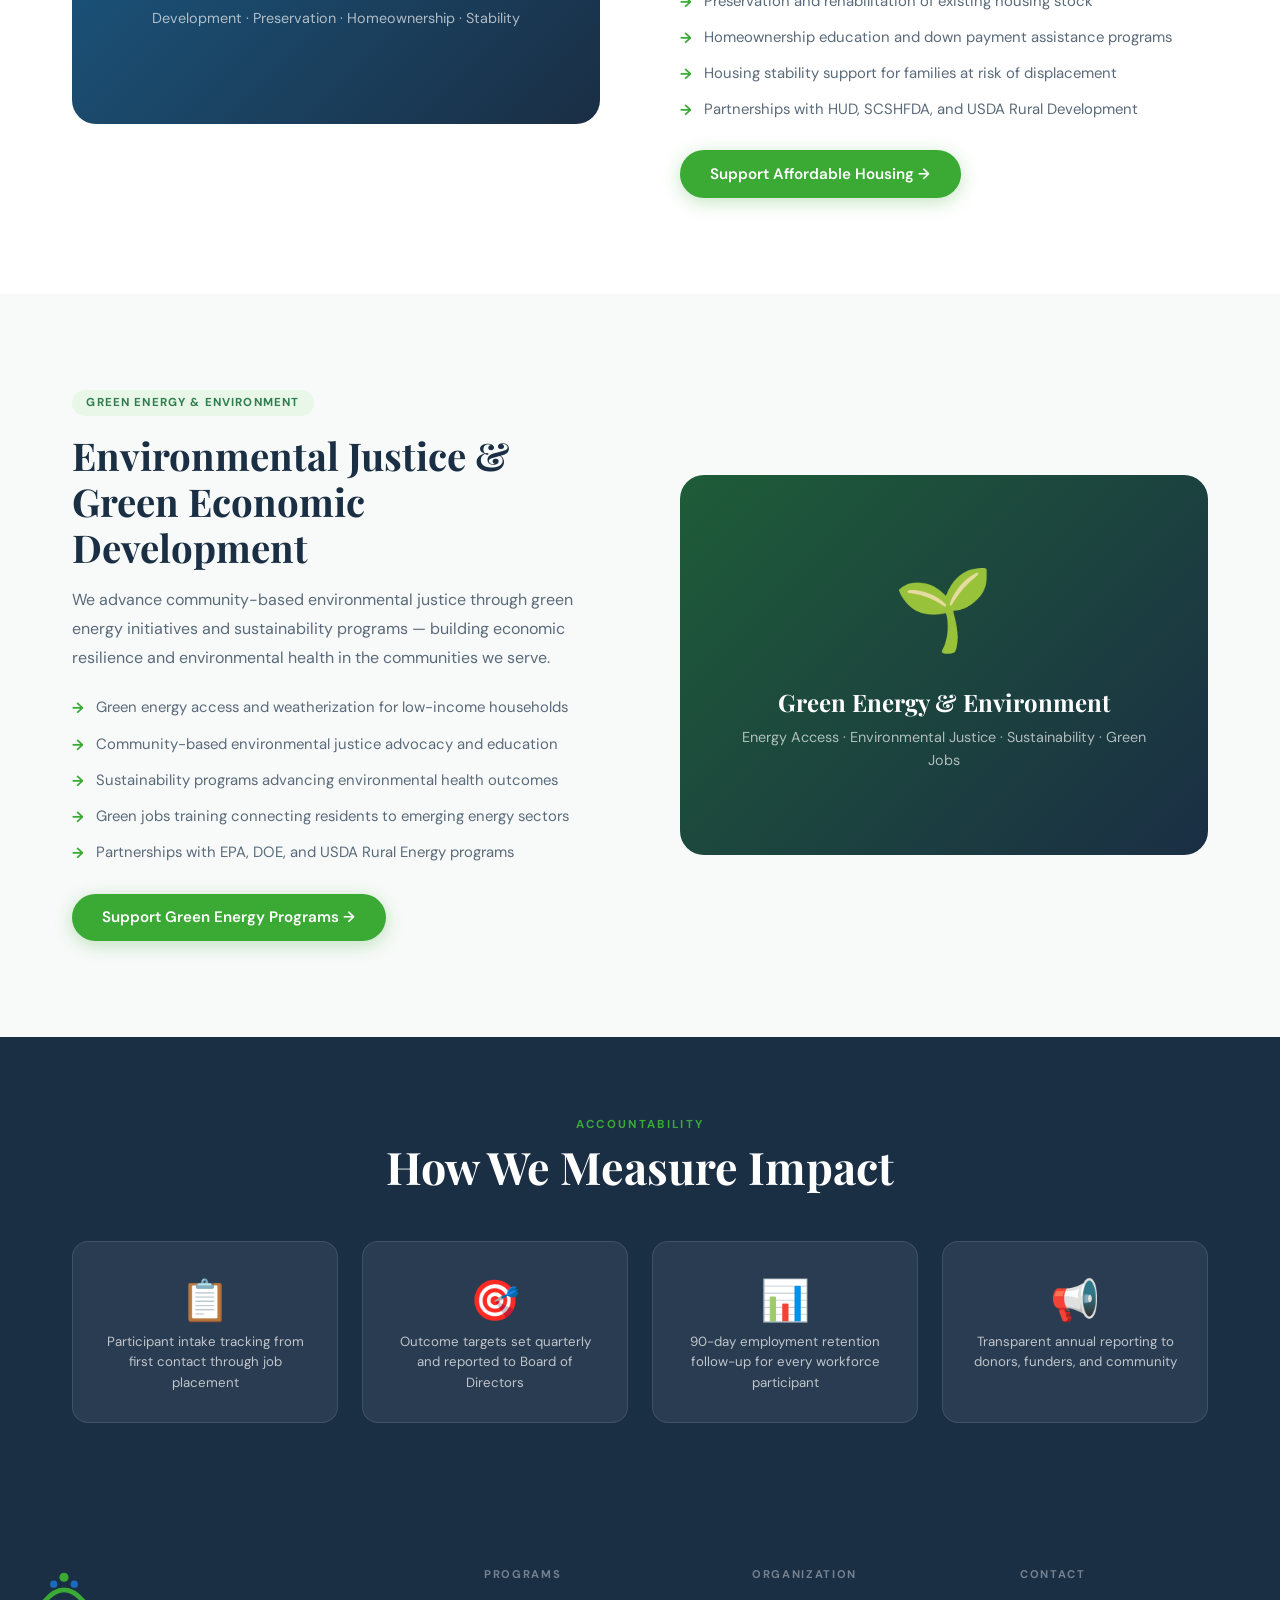
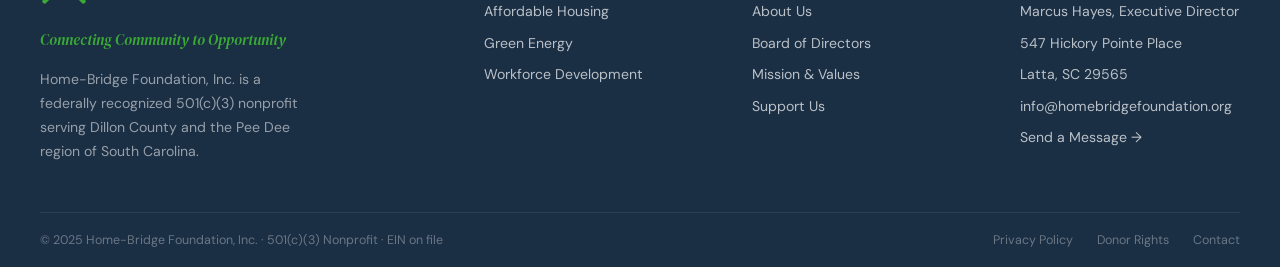
<file: programs.html>
<!DOCTYPE html>
<html lang="en">
<head>
<meta charset="UTF-8">
<meta name="viewport" content="width=device-width, initial-scale=1.0">
<meta name="description" content="Home-Bridge Foundation programs: Affordable Housing, Green Energy, and Workforce Development in Dillon County, SC.">
<title>Programs | Home-Bridge Foundation</title>
<style>
@import url('https://fonts.googleapis.com/css2?family=Playfair+Display:wght@700;900&family=DM+Sans:ital,wght@0,300;0,400;0,500;0,600;1,400&family=DM+Serif+Display:ital@0;1&display=swap');

:root {
  --green:        #3aaa35;
  --green-dark:   #2e7d4f;
  --green-light:  #e8f7e8;
  --blue:         #1b6bbf;
  --blue-dark:    #1B5E8A;
  --blue-light:   #e8f2fb;
  --navy:         #1a2e44;
  --text:         #1a2e44;
  --muted:        #5a6a7a;
  --white:        #ffffff;
  --off-white:    #f8faf9;
  --border:       #e0eae2;
  --orange:       #e67e22;
  --orange-light: #fef3e2;
}

*, *::before, *::after { box-sizing: border-box; margin: 0; padding: 0; }
html { scroll-behavior: smooth; font-size: 16px; }
body { font-family: 'DM Sans', sans-serif; color: var(--text); background: var(--white); overflow-x: hidden; }
img { max-width: 100%; display: block; }
a { color: inherit; }

/* ── UTILITIES ─────────────────────────────── */
.container { max-width: 1200px; margin: 0 auto; padding: 0 2rem; }
.section-label { font-size: 0.72rem; font-weight: 700; text-transform: uppercase; letter-spacing: 0.2em; color: var(--green); margin-bottom: 0.6rem; }
.section-title  { font-family: 'Playfair Display', serif; font-size: clamp(1.8rem, 3.5vw, 2.8rem); font-weight: 700; color: var(--navy); line-height: 1.15; margin-bottom: 1rem; }
.section-sub    { font-size: 1.05rem; color: var(--muted); line-height: 1.75; max-width: 560px; }
.text-center    { text-align: center; }
.text-center .section-sub { margin: 0 auto; }

.btn-primary {
  background: var(--green); color: white; border: none;
  padding: 0.85rem 1.9rem; border-radius: 50px;
  font-size: 0.95rem; font-weight: 600; font-family: 'DM Sans', sans-serif;
  cursor: pointer; text-decoration: none;
  display: inline-flex; align-items: center; gap: 0.5rem;
  transition: all 0.25s;
  box-shadow: 0 4px 18px rgba(58,170,53,0.3);
}
.btn-primary:hover { background: var(--green-dark); transform: translateY(-2px); box-shadow: 0 8px 28px rgba(58,170,53,0.4); }

.btn-secondary {
  background: transparent; color: var(--blue); border: 2px solid var(--blue);
  padding: 0.85rem 1.9rem; border-radius: 50px;
  font-size: 0.95rem; font-weight: 600; font-family: 'DM Sans', sans-serif;
  cursor: pointer; text-decoration: none;
  display: inline-flex; align-items: center; gap: 0.5rem;
  transition: all 0.25s;
}
.btn-secondary:hover { background: var(--blue); color: white; transform: translateY(-2px); }

.btn-outline {
  border: 2px solid var(--green); color: var(--green-dark);
  padding: 0.65rem 1.5rem; border-radius: 50px;
  font-size: 0.88rem; font-weight: 600; font-family: 'DM Sans', sans-serif;
  text-decoration: none; display: inline-block;
  transition: all 0.2s;
}
.btn-outline:hover { background: var(--green); color: white; }

/* ── NAV ───────────────────────────────────── */
.nav {
  position: fixed; top: 0; left: 0; right: 0; z-index: 200;
  background: rgba(255,255,255,0.96); backdrop-filter: blur(14px);
  border-bottom: 1px solid var(--border);
  height: 68px;
}
.nav-inner {
  max-width: 1200px; margin: 0 auto; padding: 0 2rem;
  height: 100%; display: flex; align-items: center; justify-content: space-between;
}
.nav-logo { display: flex; align-items: center; gap: 0.7rem; text-decoration: none; }
.nav-logo-text { display: flex; flex-direction: column; line-height: 1.1; }
.nav-logo-text .top { font-size: 1rem; font-weight: 600; }
.nav-logo-text .top em  { color: var(--green); font-style: normal; }
.nav-logo-text .top strong { color: var(--blue); }
.nav-logo-text .sub { font-size: 0.58rem; letter-spacing: 0.18em; text-transform: uppercase; color: var(--muted); }
.nav-links { display: flex; align-items: center; gap: 1.8rem; list-style: none; }
.nav-links a { text-decoration: none; color: var(--text); font-size: 0.9rem; font-weight: 500; transition: color 0.2s; }
.nav-links a:hover, .nav-links a.active { color: var(--green); }
.nav-donate { background: var(--green); color: white !important; padding: 0.5rem 1.3rem; border-radius: 50px; font-weight: 600 !important; transition: background 0.2s !important; }
.nav-donate:hover { background: var(--green-dark) !important; }

.hamburger { display: none; flex-direction: column; gap: 5px; background: none; border: none; cursor: pointer; padding: 4px; }
.hamburger span { display: block; width: 24px; height: 2px; background: var(--navy); border-radius: 2px; transition: all 0.3s; }

.mobile-menu {
  display: none; position: fixed; top: 68px; left: 0; right: 0;
  background: white; border-bottom: 1px solid var(--border);
  padding: 1.5rem 2rem; z-index: 199;
  flex-direction: column; gap: 1rem;
}
.mobile-menu.open { display: flex; }
.mobile-menu a { text-decoration: none; color: var(--text); font-weight: 500; font-size: 1rem; padding: 0.5rem 0; border-bottom: 1px solid var(--border); }

/* ── PAGE HERO (inner pages) ───────────────── */
.page-hero {
  padding-top: 68px;
  background: linear-gradient(135deg, var(--navy) 0%, #0f2035 100%);
  position: relative; overflow: hidden;
  padding-bottom: 4rem;
}
.page-hero::before {
  content: ''; position: absolute; inset: 0;
  background: radial-gradient(ellipse 60% 80% at 10% 60%, rgba(58,170,53,0.18) 0%, transparent 60%),
              radial-gradient(ellipse 50% 60% at 90% 20%, rgba(27,107,191,0.2) 0%, transparent 60%);
}
.page-hero-inner { position: relative; z-index: 1; padding: 4rem 2rem 2rem; max-width: 1200px; margin: 0 auto; }
.page-hero h1 { font-family: 'Playfair Display', serif; font-size: clamp(2rem, 4vw, 3.2rem); color: white; font-weight: 900; margin-bottom: 1rem; }
.page-hero p  { font-size: 1.1rem; color: rgba(255,255,255,0.75); max-width: 560px; line-height: 1.7; }
.breadcrumb   { display: flex; gap: 0.5rem; align-items: center; margin-bottom: 1.5rem; }
.breadcrumb a, .breadcrumb span { font-size: 0.82rem; color: rgba(255,255,255,0.55); text-decoration: none; }
.breadcrumb a:hover { color: var(--green); }
.breadcrumb .sep { color: rgba(255,255,255,0.3); }

/* ── FOOTER ────────────────────────────────── */
.footer {
  background: var(--navy); color: white;
  padding: 4rem 2rem 0;
}
.footer-grid {
  max-width: 1200px; margin: 0 auto;
  display: grid; grid-template-columns: 1.8fr 1fr 1fr 1fr; gap: 3rem;
  padding-bottom: 3rem; border-bottom: 1px solid rgba(255,255,255,0.08);
}
.footer-brand p { font-size: 0.88rem; color: rgba(255,255,255,0.55); line-height: 1.7; margin-top: 1rem; max-width: 260px; }
.footer-brand .tagline { font-family: 'DM Serif Display', serif; font-style: italic; color: var(--green); font-size: 0.95rem; margin-top: 0.4rem; }
.footer-col h4 { font-size: 0.7rem; font-weight: 700; text-transform: uppercase; letter-spacing: 0.15em; color: rgba(255,255,255,0.4); margin-bottom: 1.2rem; }
.footer-col ul { list-style: none; display: flex; flex-direction: column; gap: 0.65rem; }
.footer-col ul li a, .footer-col ul li span { color: rgba(255,255,255,0.7); text-decoration: none; font-size: 0.88rem; transition: color 0.2s; }
.footer-col ul li a:hover { color: var(--green); }
.footer-bottom { max-width: 1200px; margin: 0 auto; padding: 1.2rem 0; display: flex; justify-content: space-between; align-items: center; }
.footer-bottom p, .footer-bottom a { font-size: 0.78rem; color: rgba(255,255,255,0.35); text-decoration: none; }
.footer-bottom a:hover { color: var(--green); }
.footer-bottom-links { display: flex; gap: 1.5rem; }

/* ── SCROLL REVEAL ─────────────────────────── */
.reveal { opacity: 0; transform: translateY(28px); transition: opacity 0.65s ease, transform 0.65s ease; }
.reveal.visible { opacity: 1; transform: translateY(0); }

/* ── RESPONSIVE ────────────────────────────── */
@media (max-width: 960px) {
  .nav-links { display: none; }
  .hamburger { display: flex; }
  .footer-grid { grid-template-columns: 1fr 1fr; gap: 2rem; }
}
@media (max-width: 640px) {
  .footer-grid { grid-template-columns: 1fr; }
  .footer-bottom { flex-direction: column; gap: 0.5rem; text-align: center; }
}

</style>
<style>
  .program-section { padding: 6rem 0; }
  .program-section:nth-child(even) { background: var(--off-white); }
  .program-inner { display: grid; grid-template-columns: 1fr 1fr; gap: 5rem; align-items: center; }
  .program-inner.reverse { direction: rtl; }
  .program-inner.reverse > * { direction: ltr; }
  .prog-label { display: inline-flex; align-items: center; gap: .5rem; padding: .35rem .9rem; border-radius: 50px; font-size: .72rem; font-weight: 700; text-transform: uppercase; letter-spacing: .1em; margin-bottom: 1rem; }
  .prog-label.blue   { background: var(--blue-light);   color: var(--blue-dark); }
  .prog-label.green  { background: var(--green-light);  color: var(--green-dark); }
  .prog-label.orange { background: var(--orange-light); color: #8a3500; }
  .prog-label.launch { background: #fff3cd; color: #7a4f00; }
  .program-inner h2 { font-family: 'Playfair Display', serif; font-size: clamp(1.7rem, 3vw, 2.4rem); font-weight: 700; color: var(--navy); margin-bottom: 1rem; line-height: 1.2; }
  .program-inner .desc { font-size: 1rem; color: var(--muted); line-height: 1.8; margin-bottom: 1.5rem; }
  .prog-bullets { display: flex; flex-direction: column; gap: .75rem; margin-bottom: 1.8rem; }
  .prog-bullet  { display: flex; gap: .75rem; align-items: flex-start; font-size: .93rem; color: var(--muted); line-height: 1.55; }
  .prog-bullet::before { content: '→'; color: var(--green); font-weight: 700; flex-shrink: 0; margin-top: 1px; }

  .prog-visual {
    border-radius: 24px; overflow: hidden; min-height: 380px;
    display: flex; align-items: center; justify-content: center;
    position: relative;
  }
  .prog-visual.blue-v   { background: linear-gradient(135deg, var(--blue-dark) 0%, var(--navy) 100%); }
  .prog-visual.green-v  { background: linear-gradient(135deg, #1e5c38 0%, var(--navy) 100%); }
  .prog-visual.orange-v { background: linear-gradient(135deg, #7a3500 0%, var(--navy) 100%); }
  .prog-visual-inner { text-align: center; padding: 3rem; }
  .prog-visual-icon  { font-size: 5rem; margin-bottom: 1.5rem; }
  .prog-visual h3    { font-family: 'Playfair Display', serif; font-size: 1.5rem; color: white; margin-bottom: .5rem; }
  .prog-visual p     { font-size: .9rem; color: rgba(255,255,255,.65); line-height: 1.6; }

  .launch-badge {
    display: inline-flex; align-items: center; gap: .5rem;
    background: #fff3cd; color: #7a4f00;
    padding: .5rem 1rem; border-radius: 50px; font-size: .82rem; font-weight: 600;
    margin-bottom: 1rem;
  }
  .launch-dot { width: 8px; height: 8px; background: var(--orange); border-radius: 50%; animation: pulse 2s ease infinite; }
  @keyframes pulse { 0%,100%{opacity:1;transform:scale(1)} 50%{opacity:.5;transform:scale(1.4)} }

  /* HOW WE HELP */
  .how-band { background: var(--navy); padding: 5rem 0; color: white; }
  .how-grid { display: grid; grid-template-columns: repeat(4,1fr); gap: 1.5rem; margin-top: 3rem; }
  .how-card { background: rgba(255,255,255,.07); border: 1px solid rgba(255,255,255,.1); border-radius: 16px; padding: 1.8rem; text-align: center; }
  .how-num  { font-family: 'Playfair Display', serif; font-size: 2.5rem; font-weight: 900; color: var(--green); margin-bottom: .5rem; }
  .how-desc { font-size: .83rem; color: rgba(255,255,255,.7); line-height: 1.55; }

  @media(max-width:960px) {
    .program-inner, .program-inner.reverse { grid-template-columns: 1fr; direction: ltr; gap: 2.5rem; }
    .program-section { padding: 4rem 0; }
    .how-grid { grid-template-columns: repeat(2,1fr); }
  }
</style>
</head>
<body>
<div id="nav-placeholder"></div>

<div class="page-hero">
  <div class="page-hero-inner">
    <div class="breadcrumb"><a href="index.html">Home</a><span class="sep">›</span><span>Programs</span></div>
    <h1>Our Programs</h1>
    <p>Three focused initiatives designed to address the root causes of economic inequality in Dillon County and the Pee Dee region.</p>
  </div>
</div>

<!-- WORKFORCE (LAUNCH NOW) -->
<section class="program-section" id="workforce">
  <div class="container">
    <div class="program-inner">
      <div>
        <div class="launch-badge"><span class="launch-dot"></span> Launching Now · ASAP Funding Priority</div>
        <span class="prog-label orange">Workforce Development</span>
        <h2>Skills Training &amp; Career Pathways</h2>
        <p class="desc">Home-Bridge Foundation's flagship launch program provides industry-recognized certifications and employment pathways in emerging sectors for adults facing barriers to employment in Dillon County.</p>
        <div class="prog-bullets">
          <div class="prog-bullet">Industry certification training in construction, green energy, IT, and more</div>
          <div class="prog-bullet">Individualized career coaching and barrier assessment at intake</div>
          <div class="prog-bullet">Direct employer partnerships for job placement in the Pee Dee region</div>
          <div class="prog-bullet">Wraparound support: transportation, childcare referrals, financial coaching</div>
          <div class="prog-bullet">30/60/90-day post-placement follow-up for job retention</div>
          <div class="prog-bullet">Serving adults 18+, prioritizing those below 200% federal poverty level</div>
        </div>
        <a href="donate.html" class="btn-primary">Support Workforce Training →</a>
      </div>
      <div class="prog-visual orange-v reveal">
        <div class="prog-visual-inner">
          <div class="prog-visual-icon">🎓</div>
          <h3>Workforce Development</h3>
          <p>Certifications · Career Coaching · Employer Partnerships · Job Placement</p>
        </div>
      </div>
    </div>
  </div>
</section>

<!-- HOUSING -->
<section class="program-section" id="housing">
  <div class="container">
    <div class="program-inner reverse">
      <div>
        <span class="prog-label blue">Affordable Housing</span>
        <h2>Safe, Quality Housing for Every Family</h2>
        <p class="desc">Stable housing is the foundation of everything else. Home-Bridge Foundation works to develop, preserve, and revitalize affordable housing opportunities for underserved families in Dillon County.</p>
        <div class="prog-bullets">
          <div class="prog-bullet">Development of new affordable housing units in underserved communities</div>
          <div class="prog-bullet">Preservation and rehabilitation of existing housing stock</div>
          <div class="prog-bullet">Homeownership education and down payment assistance programs</div>
          <div class="prog-bullet">Housing stability support for families at risk of displacement</div>
          <div class="prog-bullet">Partnerships with HUD, SCSHFDA, and USDA Rural Development</div>
        </div>
        <a href="donate.html" class="btn-primary">Support Affordable Housing →</a>
      </div>
      <div class="prog-visual blue-v reveal">
        <div class="prog-visual-inner">
          <div class="prog-visual-icon">🏠</div>
          <h3>Affordable Housing</h3>
          <p>Development · Preservation · Homeownership · Stability</p>
        </div>
      </div>
    </div>
  </div>
</section>

<!-- GREEN ENERGY -->
<section class="program-section" id="green">
  <div class="container">
    <div class="program-inner">
      <div>
        <span class="prog-label green">Green Energy &amp; Environment</span>
        <h2>Environmental Justice &amp; Green Economic Development</h2>
        <p class="desc">We advance community-based environmental justice through green energy initiatives and sustainability programs — building economic resilience and environmental health in the communities we serve.</p>
        <div class="prog-bullets">
          <div class="prog-bullet">Green energy access and weatherization for low-income households</div>
          <div class="prog-bullet">Community-based environmental justice advocacy and education</div>
          <div class="prog-bullet">Sustainability programs advancing environmental health outcomes</div>
          <div class="prog-bullet">Green jobs training connecting residents to emerging energy sectors</div>
          <div class="prog-bullet">Partnerships with EPA, DOE, and USDA Rural Energy programs</div>
        </div>
        <a href="donate.html" class="btn-primary">Support Green Energy Programs →</a>
      </div>
      <div class="prog-visual green-v reveal">
        <div class="prog-visual-inner">
          <div class="prog-visual-icon">🌱</div>
          <h3>Green Energy &amp; Environment</h3>
          <p>Energy Access · Environmental Justice · Sustainability · Green Jobs</p>
        </div>
      </div>
    </div>
  </div>
</section>

<!-- HOW WE MEASURE IMPACT -->
<section class="how-band">
  <div class="container">
    <div class="text-center">
      <div class="section-label" style="color:var(--green)">Accountability</div>
      <h2 class="section-title" style="color:white">How We Measure Impact</h2>
    </div>
    <div class="how-grid">
      <div class="how-card reveal"><div class="how-num">📋</div><div class="how-desc">Participant intake tracking from first contact through job placement</div></div>
      <div class="how-card reveal"><div class="how-num">🎯</div><div class="how-desc">Outcome targets set quarterly and reported to Board of Directors</div></div>
      <div class="how-card reveal"><div class="how-num">📊</div><div class="how-desc">90-day employment retention follow-up for every workforce participant</div></div>
      <div class="how-card reveal"><div class="how-num">📢</div><div class="how-desc">Transparent annual reporting to donors, funders, and community</div></div>
    </div>
  </div>
</section>

<div id="footer-placeholder"></div>
<script>
// Shared nav HTML — injected by each page
window.NAV_HTML = `
<nav class="nav">
  <div class="nav-inner">
    <a href="index.html" class="nav-logo">
      <svg width="40" height="40" viewBox="0 0 42 42" fill="none">
        <path d="M4 30 Q21 10 38 30" stroke="#3aaa35" stroke-width="4" fill="none" stroke-linecap="round"/>
        <circle cx="21" cy="9" r="4" fill="#3aaa35"/>
        <circle cx="12" cy="15" r="3.2" fill="#1b6bbf"/>
        <circle cx="30" cy="15" r="3.2" fill="#1b6bbf"/>
      </svg>
      <div class="nav-logo-text">
        <span class="top"><em>Home</em><strong>Bridge</strong></span>
        <span class="sub">Foundation</span>
      </div>
    </a>
    <ul class="nav-links">
      <li><a href="index.html">Home</a></li>
      <li><a href="about.html">About</a></li>
      <li><a href="programs.html">Programs</a></li>
      <li><a href="donate.html">Donate</a></li>
      <li><a href="contact.html">Contact</a></li>
      <li><a href="donate.html" class="nav-donate">Donate Now</a></li>
    </ul>
    <button class="hamburger" id="hamburger" aria-label="Menu">
      <span></span><span></span><span></span>
    </button>
  </div>
</nav>
<div class="mobile-menu" id="mobile-menu">
  <a href="index.html">Home</a>
  <a href="about.html">About Us</a>
  <a href="programs.html">Programs</a>
  <a href="donate.html">Donate</a>
  <a href="contact.html">Contact</a>
</div>
`;

window.FOOTER_HTML = `
<footer class="footer">
  <div class="footer-grid">
    <div class="footer-brand">
      <svg width="48" height="48" viewBox="0 0 42 42" fill="none">
        <path d="M4 30 Q21 10 38 30" stroke="#3aaa35" stroke-width="4" fill="none" stroke-linecap="round"/>
        <circle cx="21" cy="9" r="4" fill="#3aaa35"/>
        <circle cx="12" cy="15" r="3.2" fill="#1b6bbf"/>
        <circle cx="30" cy="15" r="3.2" fill="#1b6bbf"/>
      </svg>
      <p class="tagline">Connecting Community to Opportunity</p>
      <p>Home-Bridge Foundation, Inc. is a federally recognized 501(c)(3) nonprofit serving Dillon County and the Pee Dee region of South Carolina.</p>
    </div>
    <div class="footer-col">
      <h4>Programs</h4>
      <ul>
        <li><a href="programs.html#housing">Affordable Housing</a></li>
        <li><a href="programs.html#green">Green Energy</a></li>
        <li><a href="programs.html#workforce">Workforce Development</a></li>
      </ul>
    </div>
    <div class="footer-col">
      <h4>Organization</h4>
      <ul>
        <li><a href="about.html">About Us</a></li>
        <li><a href="about.html#board">Board of Directors</a></li>
        <li><a href="about.html#mission">Mission & Values</a></li>
        <li><a href="donate.html">Support Us</a></li>
      </ul>
    </div>
    <div class="footer-col">
      <h4>Contact</h4>
      <ul>
        <li><span>Marcus Hayes, Executive Director</span></li>
        <li><span>547 Hickory Pointe Place</span></li>
        <li><span>Latta, SC 29565</span></li>
        <li><a href="mailto:info@homebridgefoundation.org">info@homebridgefoundation.org</a></li>
        <li><a href="contact.html">Send a Message →</a></li>
      </ul>
    </div>
  </div>
  <div class="footer-bottom">
    <p>© 2025 Home-Bridge Foundation, Inc. · 501(c)(3) Nonprofit · EIN on file</p>
    <div class="footer-bottom-links">
      <a href="#">Privacy Policy</a>
      <a href="#">Donor Rights</a>
      <a href="contact.html">Contact</a>
    </div>
  </div>
</footer>
`;

// Inject nav + footer
document.addEventListener('DOMContentLoaded', function() {
  const navTarget = document.getElementById('nav-placeholder');
  const footerTarget = document.getElementById('footer-placeholder');
  if (navTarget)    navTarget.outerHTML = window.NAV_HTML;
  if (footerTarget) footerTarget.outerHTML = window.FOOTER_HTML;
});

</script>
<script>
// ── NAV ACTIVE STATE ───────────────────────────────────────────
(function () {
  const path = window.location.pathname.split('/').pop() || 'index.html';
  document.querySelectorAll('.nav-links a').forEach(a => {
    const href = a.getAttribute('href');
    if (href === path || (path === '' && href === 'index.html')) {
      a.classList.add('active');
    }
  });
})();

// ── HAMBURGER MENU ─────────────────────────────────────────────
const hamburger = document.getElementById('hamburger');
const mobileMenu = document.getElementById('mobile-menu');
if (hamburger && mobileMenu) {
  hamburger.addEventListener('click', () => {
    mobileMenu.classList.toggle('open');
  });
}

// ── SCROLL REVEAL ──────────────────────────────────────────────
const observer = new IntersectionObserver((entries) => {
  entries.forEach((entry, i) => {
    if (entry.isIntersecting) {
      setTimeout(() => {
        entry.target.classList.add('visible');
      }, entry.target.dataset.delay || 0);
    }
  });
}, { threshold: 0.1 });

document.querySelectorAll('.reveal').forEach((el, i) => {
  el.dataset.delay = (i % 4) * 80;
  observer.observe(el);
});

// ── SMOOTH SCROLL (anchor links) ───────────────────────────────
document.querySelectorAll('a[href^="#"]').forEach(a => {
  a.addEventListener('click', e => {
    const target = document.querySelector(a.getAttribute('href'));
    if (target) {
      e.preventDefault();
      target.scrollIntoView({ behavior: 'smooth', block: 'start' });
    }
  });
});

// ── DONATE AMOUNT SELECTOR ─────────────────────────────────────
window.selectedAmount = 50;

window.selectAmount = function(btn, amount) {
  document.querySelectorAll('.amount-btn').forEach(b => b.classList.remove('active'));
  btn.classList.add('active');
  window.selectedAmount = amount;
  const custom = document.getElementById('customAmount');
  if (custom) custom.value = '';
};

window.handleDonate = function() {
  const custom = document.getElementById('customAmount');
  const val = custom ? custom.value.replace(/[^0-9.]/g, '') : '';
  const amount = val || window.selectedAmount;
  alert(
    `Thank you for your $${amount} donation!\n\n` +
    `To complete your gift, this button will connect to your payment processor.\n\n` +
    `Recommended FREE options for nonprofits:\n` +
    `• PayPal Giving Fund (paypal.com/us/webapps/mpp/npc-donate-form)\n` +
    `• Network for Good (networkforgood.com)\n` +
    `• Zeffy (zeffy.com — 0% fees)\n\n` +
    `Home-Bridge Foundation is a 501(c)(3). Your donation is tax-deductible.`
  );
};

// ── CONTACT FORM ───────────────────────────────────────────────
const contactForm = document.getElementById('contact-form');
if (contactForm) {
  contactForm.addEventListener('submit', function(e) {
    e.preventDefault();
    const btn = this.querySelector('button[type="submit"]');
    btn.textContent = '✓ Message Sent!';
    btn.style.background = 'var(--green-dark)';
    setTimeout(() => {
      btn.textContent = 'Send Message';
      btn.style.background = '';
      this.reset();
    }, 3000);
  });
}

</script>
</body>
</html>
</file>
